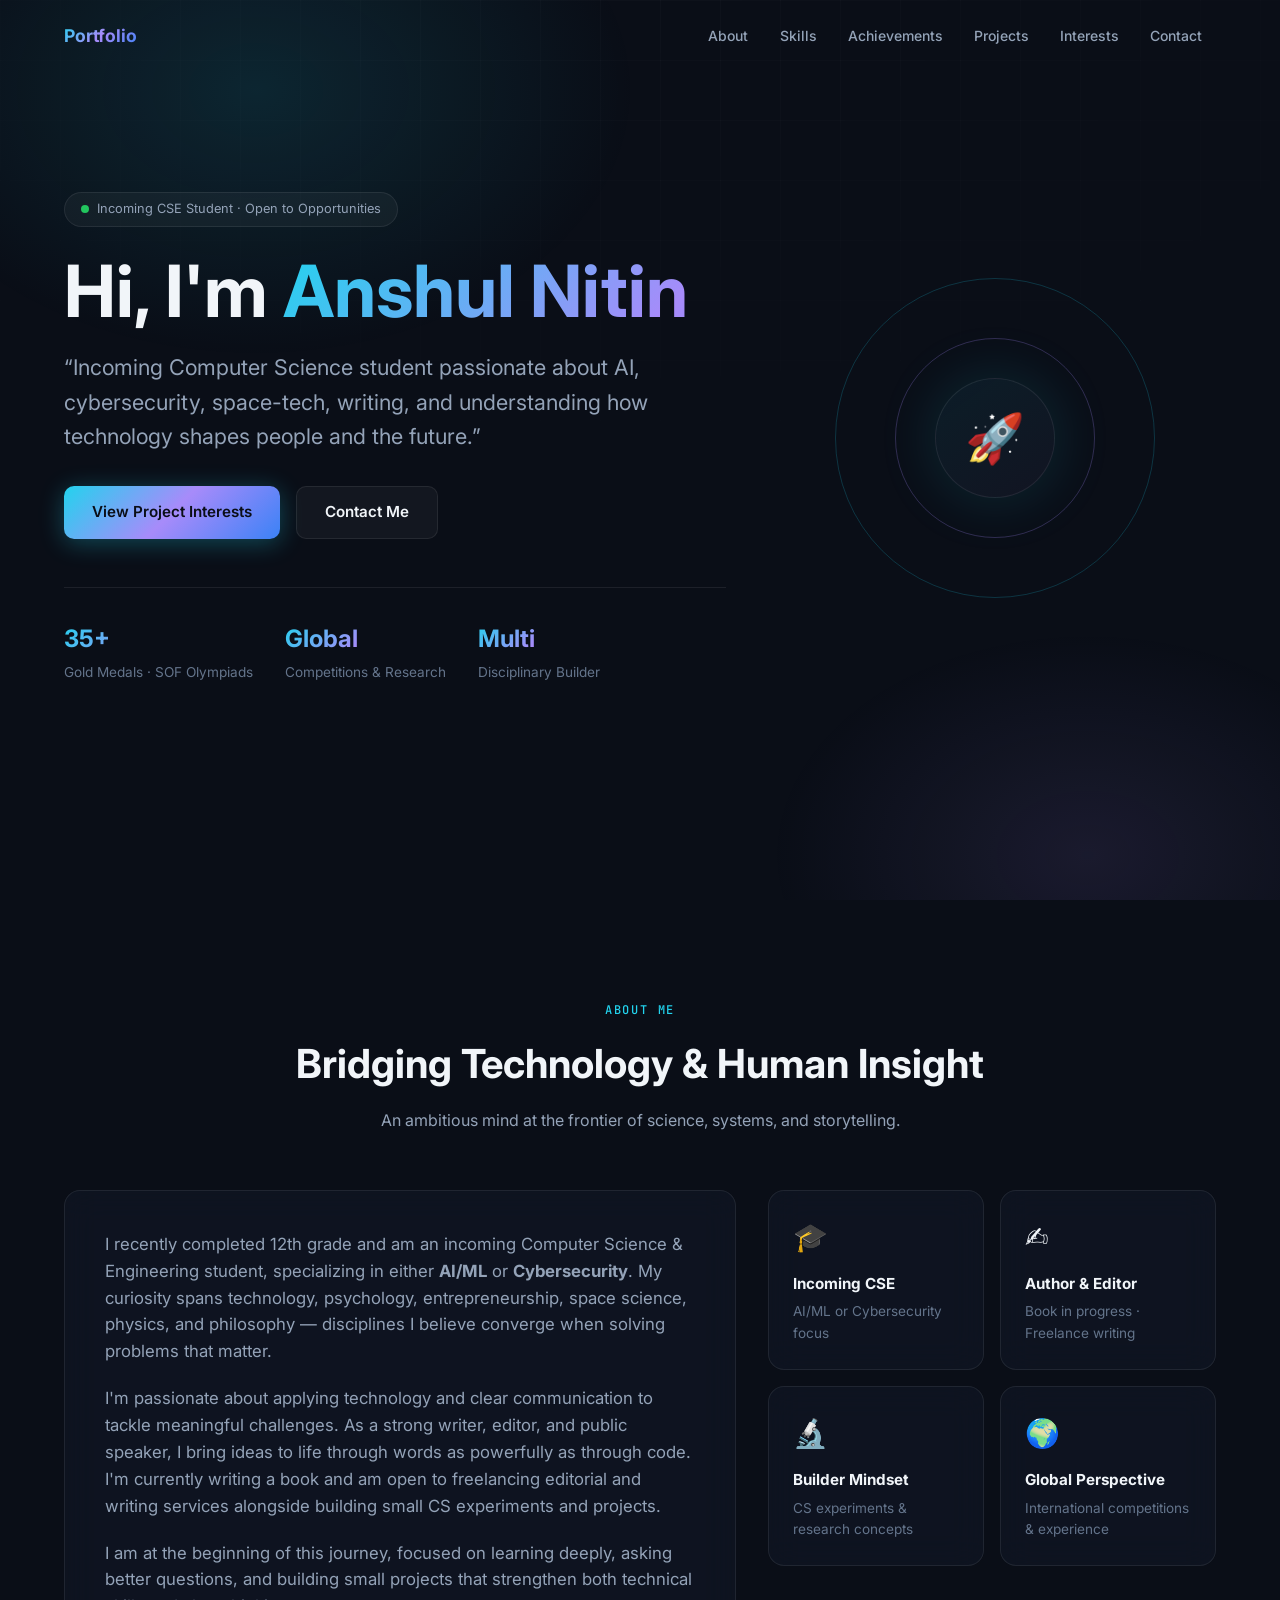
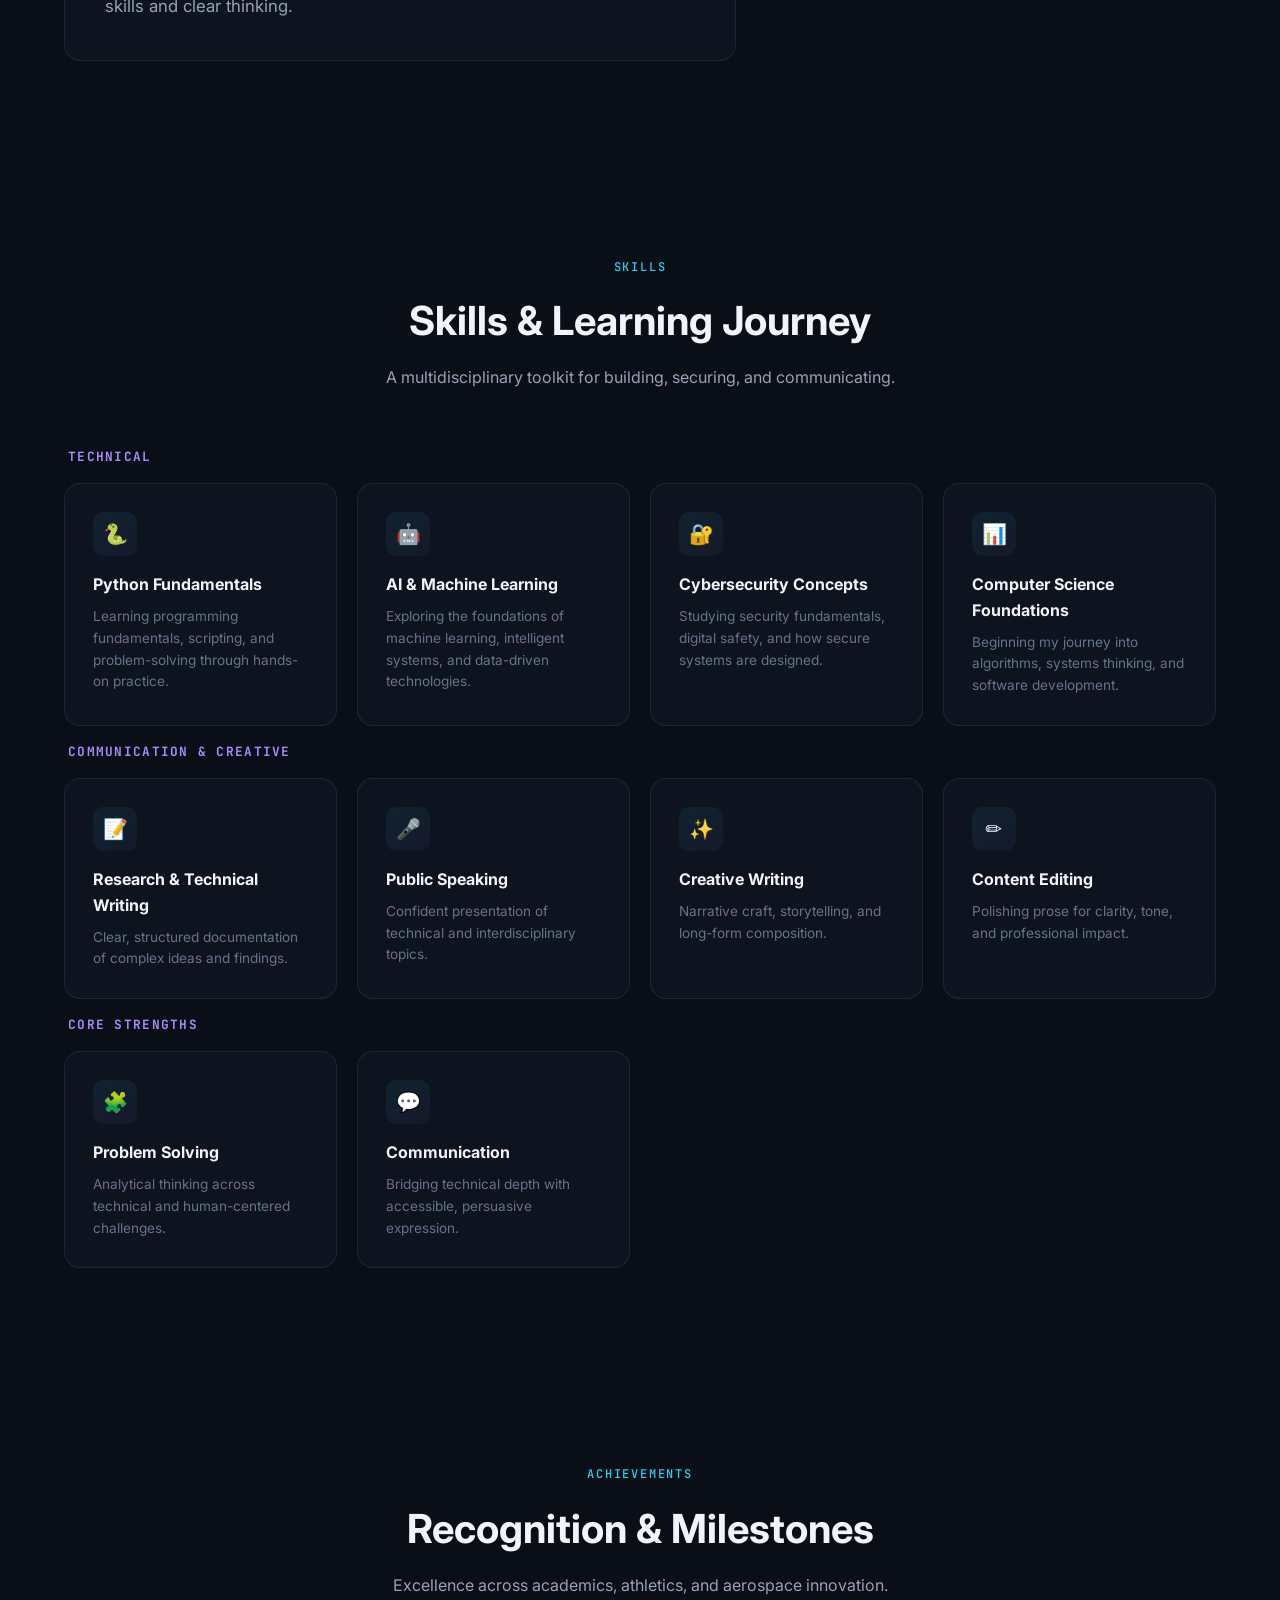
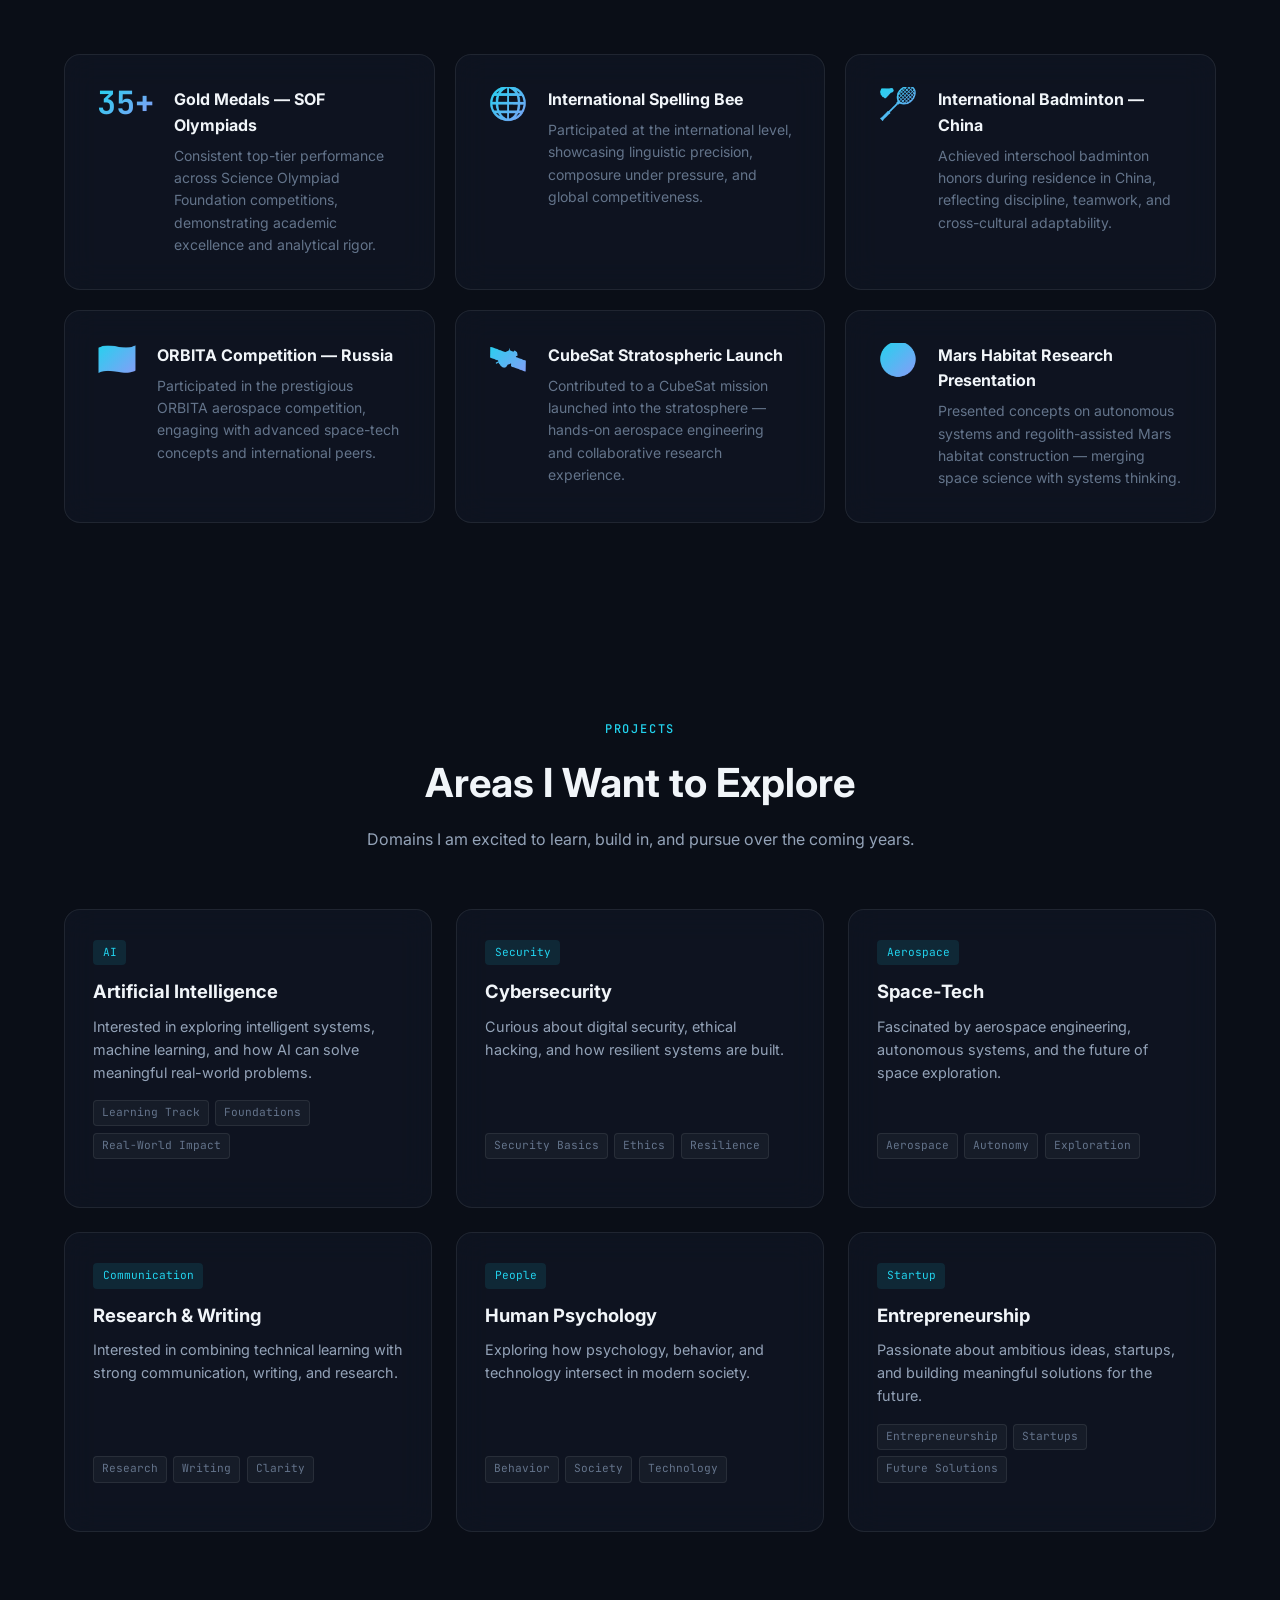
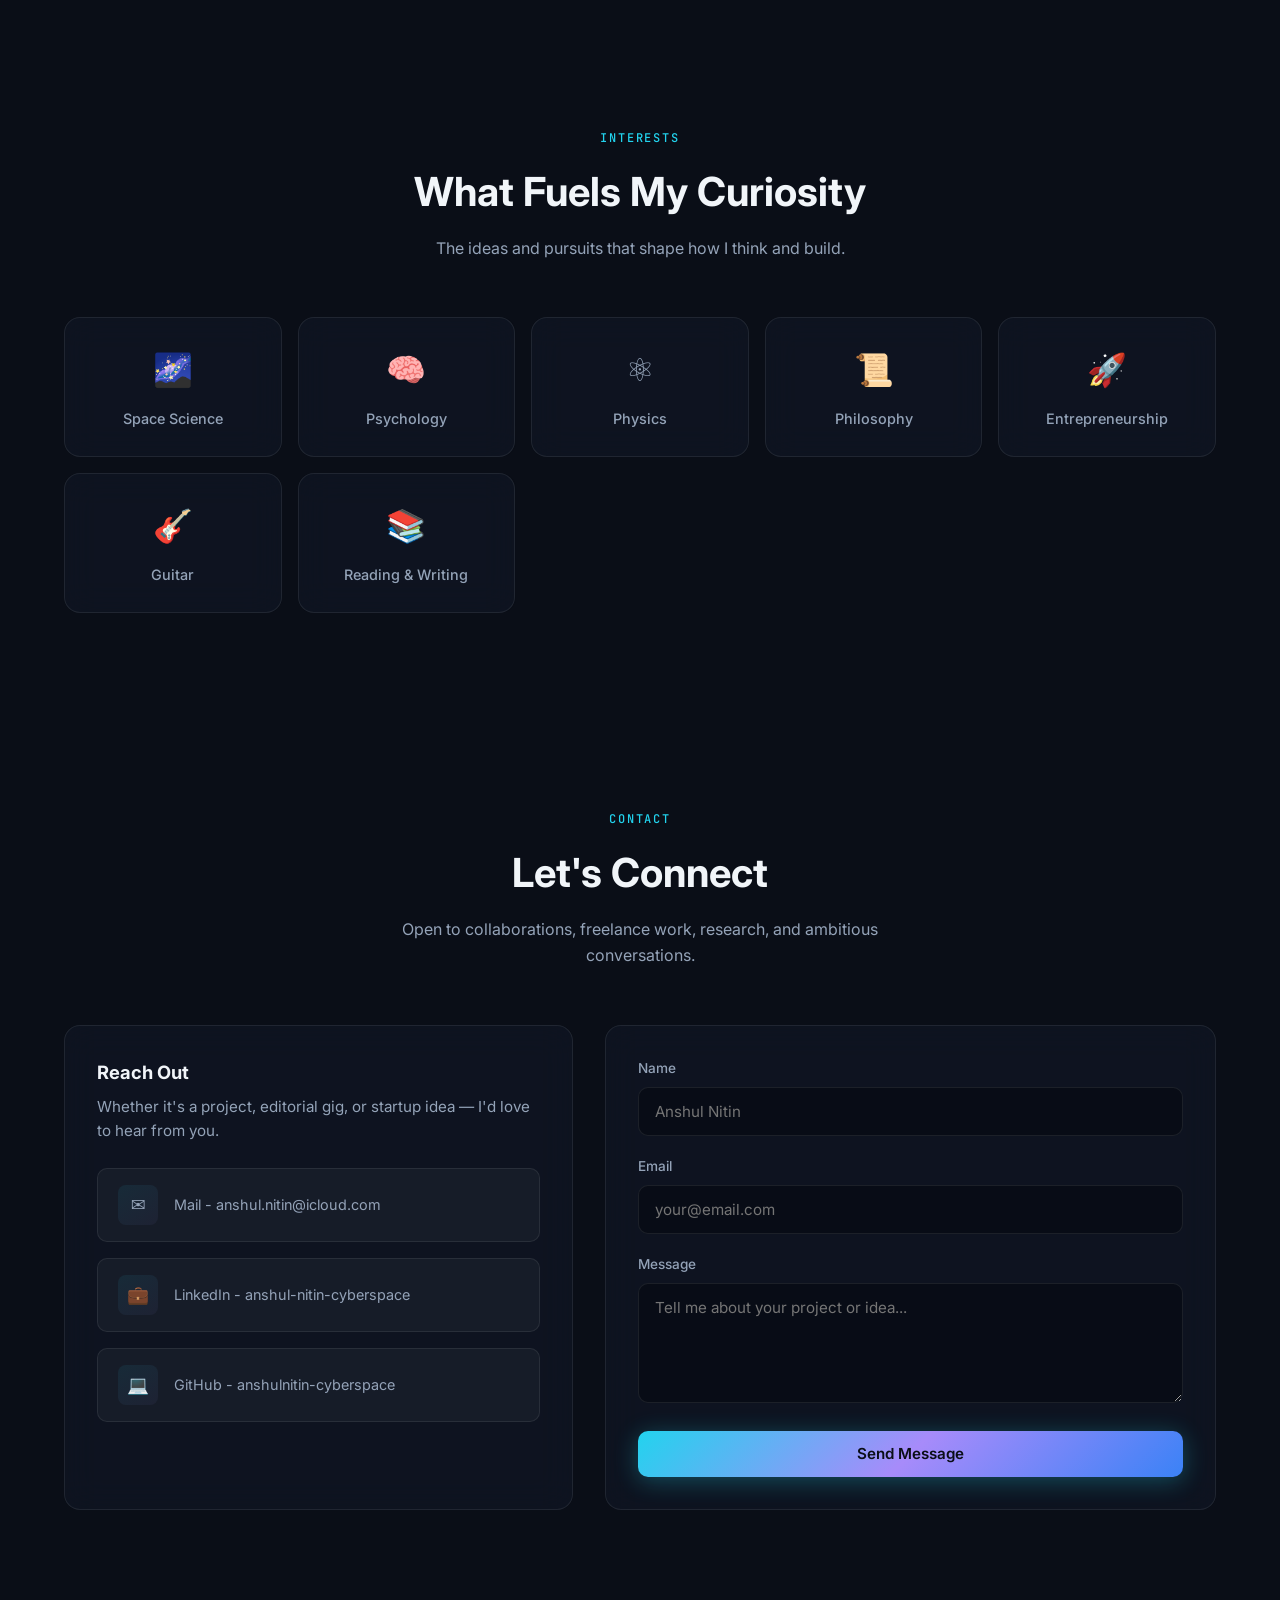
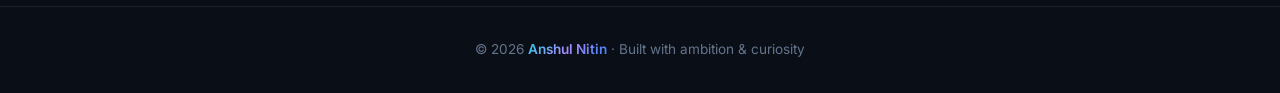
<file: index.html>
<!DOCTYPE html>
<html lang="en">
<head>
  <meta charset="UTF-8">
  <meta name="viewport" content="width=device-width, initial-scale=1.0">
  <meta name="description" content="Portfolio of an incoming Computer Science student exploring AI, Cybersecurity, Space-Tech, entrepreneurship, and technical writing.">
  <meta name="keywords" content="AI, Machine Learning, Cybersecurity, Space-Tech, Computer Science, Portfolio">
  <meta name="author" content="Anshul Nitin">
  <meta name="theme-color" content="#0a0e17">
  <title>Anshul Nitin | AI, Cybersecurity &amp; Space-Tech Portfolio</title>
  <link rel="icon" type="image/svg+xml" href="favicon.svg">
  <link rel="shortcut icon" href="favicon.svg">
  <link rel="apple-touch-icon" href="favicon.svg">
  <meta property="og:type" content="website">
  <meta property="og:title" content="Anshul Nitin | AI, Cybersecurity &amp; Space-Tech Portfolio">
  <meta property="og:description" content="Incoming Computer Science student passionate about AI, cybersecurity, space-tech, writing, and interdisciplinary problem solving.">
  <meta property="og:url" content="https://anshulnitin-cyberspace.github.io/personal-portfolio/">
  <meta property="og:image" content="https://anshulnitin-cyberspace.github.io/personal-portfolio/og-image.svg">
  <meta property="og:image:alt" content="Anshul Nitin portfolio preview with dark tech theme">
  <meta name="twitter:card" content="summary_large_image">
  <meta name="twitter:title" content="Anshul Nitin | AI, Cybersecurity &amp; Space-Tech Portfolio">
  <meta name="twitter:description" content="Incoming Computer Science student passionate about AI, cybersecurity, space-tech, writing, and interdisciplinary problem solving.">
  <meta name="twitter:image" content="https://anshulnitin-cyberspace.github.io/personal-portfolio/og-image.svg">
  <link rel="preconnect" href="https://fonts.googleapis.com">
  <link rel="preconnect" href="https://fonts.gstatic.com" crossorigin>
  <link href="https://fonts.googleapis.com/css2?family=Inter:wght@300;400;500;600;700&amp;family=JetBrains+Mono:wght@400;500&amp;display=swap" rel="stylesheet">
  <link rel="stylesheet" href="styles.css">
  <!-- Google tag (gtag.js) -->
  <script async src="https://www.googletagmanager.com/gtag/js?id=G-62B5TH7KDD"></script>
  <script>
    window.dataLayer = window.dataLayer || [];
    function gtag() { dataLayer.push(arguments); }
    gtag('js', new Date());

    gtag('config', 'G-62B5TH7KDD');
  </script>
</head>
<body>
  <div class="bg-mesh" aria-hidden="true"></div>
  <div class="grid-overlay" aria-hidden="true"></div>

  <nav id="navbar" role="navigation" aria-label="Main navigation">
    <div class="nav-inner container">
      <a href="#hero" class="logo">Portfolio</a>
      <button class="nav-toggle" id="navToggle" aria-label="Toggle menu" aria-expanded="false">
        <span></span><span></span><span></span>
      </button>
      <ul class="nav-links" id="navLinks">
        <li><a href="#about">About</a></li>
        <li><a href="#skills">Skills</a></li>
        <li><a href="#achievements">Achievements</a></li>
        <li><a href="#projects">Projects</a></li>
        <li><a href="#interests">Interests</a></li>
        <li><a href="#contact">Contact</a></li>
      </ul>
    </div>
  </nav>

  <main>
    <!-- Hero -->
    <section id="hero" aria-labelledby="hero-heading">
      <div class="container">
        <div class="hero-content">
          <div class="hero-text">
            <div class="hero-badge">
              <span class="dot" aria-hidden="true"></span>
              Incoming CSE Student · Open to Opportunities
            </div>
            <h1 id="hero-heading" class="hero-title">
              Hi, I'm <span class="gradient-text">Anshul Nitin</span>
            </h1>
            <p class="hero-tagline">
              “Incoming Computer Science student passionate about AI, cybersecurity, space-tech, writing, and understanding how technology shapes people and the future.”
            </p>
            <div class="hero-cta">
              <a href="#projects" class="btn btn-primary">View Project Interests</a>
              <a href="#contact" class="btn btn-secondary">Contact Me</a>
            </div>
            <div class="hero-stats">
              <div class="stat-item">
                <strong>35+</strong>
                <span>Gold Medals · SOF Olympiads</span>
              </div>
              <div class="stat-item">
                <strong>Global</strong>
                <span>Competitions &amp; Research</span>
              </div>
              <div class="stat-item">
                <strong>Multi</strong>
                <span>Disciplinary Builder</span>
              </div>
            </div>
          </div>
          <div class="hero-visual" aria-hidden="true">
            <div class="hero-orbit">
              <div class="orbit-ring"></div>
              <div class="orbit-ring"></div>
              <div class="orbit-core">🚀</div>
            </div>
          </div>
        </div>
      </div>
    </section>

    <!-- About -->
    <section id="about" aria-labelledby="about-heading">
      <div class="container">
        <header class="section-header reveal">
          <span class="section-label">About Me</span>
          <h2 id="about-heading" class="section-title">Bridging Technology &amp; Human Insight</h2>
          <p class="section-subtitle">An ambitious mind at the frontier of science, systems, and storytelling.</p>
        </header>
        <div class="about-grid">
          <article class="about-content glass reveal">
            <p>
              I recently completed 12th grade and am an incoming Computer Science &amp; Engineering student, specializing in either <strong>AI/ML</strong> or <strong>Cybersecurity</strong>. My curiosity spans technology, psychology, entrepreneurship, space science, physics, and philosophy — disciplines I believe converge when solving problems that matter.
            </p>
            <p>
              I'm passionate about applying technology and clear communication to tackle meaningful challenges. As a strong writer, editor, and public speaker, I bring ideas to life through words as powerfully as through code. I'm currently writing a book and am open to freelancing editorial and writing services alongside building small CS experiments and projects.
            </p>
            <p>
              I am at the beginning of this journey, focused on learning deeply, asking better questions, and building small projects that strengthen both technical skills and clear thinking.
            </p>
          </article>
          <div class="about-highlights">
            <div class="highlight-card glass reveal">
              <div class="highlight-icon">🎓</div>
              <h4>Incoming CSE</h4>
              <p>AI/ML or Cybersecurity focus</p>
            </div>
            <div class="highlight-card glass reveal">
              <div class="highlight-icon">✍️</div>
              <h4>Author &amp; Editor</h4>
              <p>Book in progress · Freelance writing</p>
            </div>
            <div class="highlight-card glass reveal">
              <div class="highlight-icon">🔬</div>
              <h4>Builder Mindset</h4>
              <p>CS experiments &amp; research concepts</p>
            </div>
            <div class="highlight-card glass reveal">
              <div class="highlight-icon">🌍</div>
              <h4>Global Perspective</h4>
              <p>International competitions &amp; experience</p>
            </div>
          </div>
        </div>
      </div>
    </section>

    <!-- Skills -->
    <section id="skills" aria-labelledby="skills-heading">
      <div class="container">
        <header class="section-header reveal">
          <span class="section-label">Skills</span>
          <h2 id="skills-heading" class="section-title">Skills &amp; Learning Journey</h2>
          <p class="section-subtitle">A multidisciplinary toolkit for building, securing, and communicating.</p>
        </header>

        <div class="skill-category reveal">
          <h3 class="category-title">Technical</h3>
          <div class="skills-grid">
            <div class="skill-card glass">
              <div class="skill-icon">🐍</div>
              <h3>Python Fundamentals</h3>
              <p>Learning programming fundamentals, scripting, and problem-solving through hands-on practice.</p>
            </div>
            <div class="skill-card glass">
              <div class="skill-icon">🤖</div>
              <h3>AI &amp; Machine Learning</h3>
              <p>Exploring the foundations of machine learning, intelligent systems, and data-driven technologies.</p>
            </div>
            <div class="skill-card glass">
              <div class="skill-icon">🔐</div>
              <h3>Cybersecurity Concepts</h3>
              <p>Studying security fundamentals, digital safety, and how secure systems are designed.</p>
            </div>
            <div class="skill-card glass">
              <div class="skill-icon">📊</div>
              <h3>Computer Science Foundations</h3>
              <p>Beginning my journey into algorithms, systems thinking, and software development.</p>
            </div>
          </div>
        </div>

        <div class="skill-category reveal">
          <h3 class="category-title">Communication &amp; Creative</h3>
          <div class="skills-grid">
            <div class="skill-card glass">
              <div class="skill-icon">📝</div>
              <h3>Research &amp; Technical Writing</h3>
              <p>Clear, structured documentation of complex ideas and findings.</p>
            </div>
            <div class="skill-card glass">
              <div class="skill-icon">🎤</div>
              <h3>Public Speaking</h3>
              <p>Confident presentation of technical and interdisciplinary topics.</p>
            </div>
            <div class="skill-card glass">
              <div class="skill-icon">✨</div>
              <h3>Creative Writing</h3>
              <p>Narrative craft, storytelling, and long-form composition.</p>
            </div>
            <div class="skill-card glass">
              <div class="skill-icon">✏️</div>
              <h3>Content Editing</h3>
              <p>Polishing prose for clarity, tone, and professional impact.</p>
            </div>
          </div>
        </div>

        <div class="skill-category reveal">
          <h3 class="category-title">Core Strengths</h3>
          <div class="skills-grid">
            <div class="skill-card glass">
              <div class="skill-icon">🧩</div>
              <h3>Problem Solving</h3>
              <p>Analytical thinking across technical and human-centered challenges.</p>
            </div>
            <div class="skill-card glass">
              <div class="skill-icon">💬</div>
              <h3>Communication</h3>
              <p>Bridging technical depth with accessible, persuasive expression.</p>
            </div>
          </div>
        </div>
      </div>
    </section>

    <!-- Achievements -->
    <section id="achievements" aria-labelledby="achievements-heading">
      <div class="container">
        <header class="section-header reveal">
          <span class="section-label">Achievements</span>
          <h2 id="achievements-heading" class="section-title">Recognition &amp; Milestones</h2>
          <p class="section-subtitle">Excellence across academics, athletics, and aerospace innovation.</p>
        </header>
        <div class="achievements-grid">
          <article class="achievement-card glass reveal">
            <span class="achievement-number">35+</span>
            <div>
              <h3>Gold Medals — SOF Olympiads</h3>
              <p>Consistent top-tier performance across Science Olympiad Foundation competitions, demonstrating academic excellence and analytical rigor.</p>
            </div>
          </article>
          <article class="achievement-card glass reveal">
            <span class="achievement-number">🌐</span>
            <div>
              <h3>International Spelling Bee</h3>
              <p>Participated at the international level, showcasing linguistic precision, composure under pressure, and global competitiveness.</p>
            </div>
          </article>
          <article class="achievement-card glass reveal">
            <span class="achievement-number">🏸</span>
            <div>
              <h3>International Badminton — China</h3>
              <p>Achieved interschool badminton honors during residence in China, reflecting discipline, teamwork, and cross-cultural adaptability.</p>
            </div>
          </article>
          <article class="achievement-card glass reveal">
            <span class="achievement-number">🇷🇺</span>
            <div>
              <h3>ORBITA Competition — Russia</h3>
              <p>Participated in the prestigious ORBITA aerospace competition, engaging with advanced space-tech concepts and international peers.</p>
            </div>
          </article>
          <article class="achievement-card glass reveal">
            <span class="achievement-number">🛰️</span>
            <div>
              <h3>CubeSat Stratospheric Launch</h3>
              <p>Contributed to a CubeSat mission launched into the stratosphere — hands-on aerospace engineering and collaborative research experience.</p>
            </div>
          </article>
          <article class="achievement-card glass reveal">
            <span class="achievement-number">🔴</span>
            <div>
              <h3>Mars Habitat Research Presentation</h3>
              <p>Presented concepts on autonomous systems and regolith-assisted Mars habitat construction — merging space science with systems thinking.</p>
            </div>
          </article>
        </div>
      </div>
    </section>

    <!-- Projects -->
    <section id="projects" aria-labelledby="projects-heading">
      <div class="container">
        <header class="section-header reveal">
          <span class="section-label">Projects</span>
          <h2 id="projects-heading" class="section-title">Areas I Want to Explore</h2>
          <p class="section-subtitle">Domains I am excited to learn, build in, and pursue over the coming years.</p>
        </header>
        <div class="projects-grid">
          <article class="project-card glass reveal">
            <div class="project-header">
              <span class="project-tag">AI</span>
              <h3>Artificial Intelligence</h3>
            </div>
            <div class="project-body">
              <p>Interested in exploring intelligent systems, machine learning, and how AI can solve meaningful real-world problems.</p>
              <div class="tech-stack">
                <span class="tech-tag">Learning Track</span>
                <span class="tech-tag">Foundations</span>
                <span class="tech-tag">Real-World Impact</span>
              </div>
            </div>
          </article>

          <article class="project-card glass reveal">
            <div class="project-header">
              <span class="project-tag">Security</span>
              <h3>Cybersecurity</h3>
            </div>
            <div class="project-body">
              <p>Curious about digital security, ethical hacking, and how resilient systems are built.</p>
              <div class="tech-stack">
                <span class="tech-tag">Security Basics</span>
                <span class="tech-tag">Ethics</span>
                <span class="tech-tag">Resilience</span>
              </div>
            </div>
          </article>

          <article class="project-card glass reveal">
            <div class="project-header">
              <span class="project-tag">Aerospace</span>
              <h3>Space-Tech</h3>
            </div>
            <div class="project-body">
              <p>Fascinated by aerospace engineering, autonomous systems, and the future of space exploration.</p>
              <div class="tech-stack">
                <span class="tech-tag">Aerospace</span>
                <span class="tech-tag">Autonomy</span>
                <span class="tech-tag">Exploration</span>
              </div>
            </div>
          </article>

          <article class="project-card glass reveal">
            <div class="project-header">
              <span class="project-tag">Communication</span>
              <h3>Research &amp; Writing</h3>
            </div>
            <div class="project-body">
              <p>Interested in combining technical learning with strong communication, writing, and research.</p>
              <div class="tech-stack">
                <span class="tech-tag">Research</span>
                <span class="tech-tag">Writing</span>
                <span class="tech-tag">Clarity</span>
              </div>
            </div>
          </article>

          <article class="project-card glass reveal">
            <div class="project-header">
              <span class="project-tag">People</span>
              <h3>Human Psychology</h3>
            </div>
            <div class="project-body">
              <p>Exploring how psychology, behavior, and technology intersect in modern society.</p>
              <div class="tech-stack">
                <span class="tech-tag">Behavior</span>
                <span class="tech-tag">Society</span>
                <span class="tech-tag">Technology</span>
              </div>
            </div>
          </article>

          <article class="project-card glass reveal">
            <div class="project-header">
              <span class="project-tag">Startup</span>
              <h3>Entrepreneurship</h3>
            </div>
            <div class="project-body">
              <p>Passionate about ambitious ideas, startups, and building meaningful solutions for the future.</p>
              <div class="tech-stack">
                <span class="tech-tag">Entrepreneurship</span>
                <span class="tech-tag">Startups</span>
                <span class="tech-tag">Future Solutions</span>
              </div>
            </div>
          </article>
        </div>
      </div>
    </section>

    <!-- Interests -->
    <section id="interests" aria-labelledby="interests-heading">
      <div class="container">
        <header class="section-header reveal">
          <span class="section-label">Interests</span>
          <h2 id="interests-heading" class="section-title">What Fuels My Curiosity</h2>
          <p class="section-subtitle">The ideas and pursuits that shape how I think and build.</p>
        </header>
        <div class="interests-grid">
          <div class="interest-pill glass reveal"><span class="icon">🌌</span><span>Space Science</span></div>
          <div class="interest-pill glass reveal"><span class="icon">🧠</span><span>Psychology</span></div>
          <div class="interest-pill glass reveal"><span class="icon">⚛️</span><span>Physics</span></div>
          <div class="interest-pill glass reveal"><span class="icon">📜</span><span>Philosophy</span></div>
          <div class="interest-pill glass reveal"><span class="icon">🚀</span><span>Entrepreneurship</span></div>
          <div class="interest-pill glass reveal"><span class="icon">🎸</span><span>Guitar</span></div>
          <div class="interest-pill glass reveal"><span class="icon">📚</span><span>Reading &amp; Writing</span></div>
        </div>
      </div>
    </section>

    <!-- Contact -->
    <section id="contact" aria-labelledby="contact-heading">
      <div class="container">
        <header class="section-header reveal">
          <span class="section-label">Contact</span>
          <h2 id="contact-heading" class="section-title">Let's Connect</h2>
          <p class="section-subtitle">Open to collaborations, freelance work, research, and ambitious conversations.</p>
        </header>
        <div class="contact-grid">
          <div class="contact-info glass reveal">
            <h3 style="font-size:1.15rem; margin-bottom:0.5rem;">Reach Out</h3>
            <p style="color:var(--text-secondary); font-size:0.95rem;">Whether it's a project, editorial gig, or startup idea — I'd love to hear from you.</p>
            <div class="contact-links">
              <a href="mailto:anshul.nitin@icloud.com" class="contact-link">
                <span class="icon-box">✉️</span>
                <span>Mail - anshul.nitin@icloud.com</span>
              </a>
              <a href="https://www.linkedin.com/in/anshul-nitin-cyberspace/" target="_blank" rel="noopener noreferrer" class="contact-link">
                <span class="icon-box">💼</span>
                <span>LinkedIn - anshul-nitin-cyberspace</span>
              </a>
              <a href="https://github.com/anshulnitin-cyberspace" target="_blank" rel="noopener noreferrer" class="contact-link">
                <span class="icon-box">💻</span>
                <span>GitHub - anshulnitin-cyberspace</span>
              </a>
            </div>
          </div>
          <form class="contact-form glass reveal" id="contactForm" action="https://api.web3forms.com/submit" method="POST" aria-label="Contact form">
            <input type="hidden" name="access_key" value="63dbb5c1-bb45-484e-bdd6-84c9a44b7061">
            <input type="hidden" name="subject" value="New portfolio message">
            <input type="hidden" name="from_name" value="Portfolio Contact Form">
            <div class="form-group">
              <label for="name">Name</label>
              <input type="text" id="name" name="name" placeholder="Anshul Nitin" required autocomplete="name">
            </div>
            <div class="form-group">
              <label for="email">Email</label>
              <input type="email" id="email" name="email" placeholder="your@email.com" required autocomplete="email">
            </div>
            <div class="form-group">
              <label for="message">Message</label>
              <textarea id="message" name="message" placeholder="Tell me about your project or idea..." required></textarea>
            </div>
            <button type="submit" class="btn btn-primary" style="width:100%;">Send Message</button>
          </form>
        </div>
      </div>
    </section>
  </main>

  <footer>
    <div class="container">
      <p>© 2026 <span class="gradient-text">Anshul Nitin</span> · Built with ambition &amp; curiosity</p>
    </div>
  </footer>

  <script src="script.js"></script>
</body>
</html>
</file>
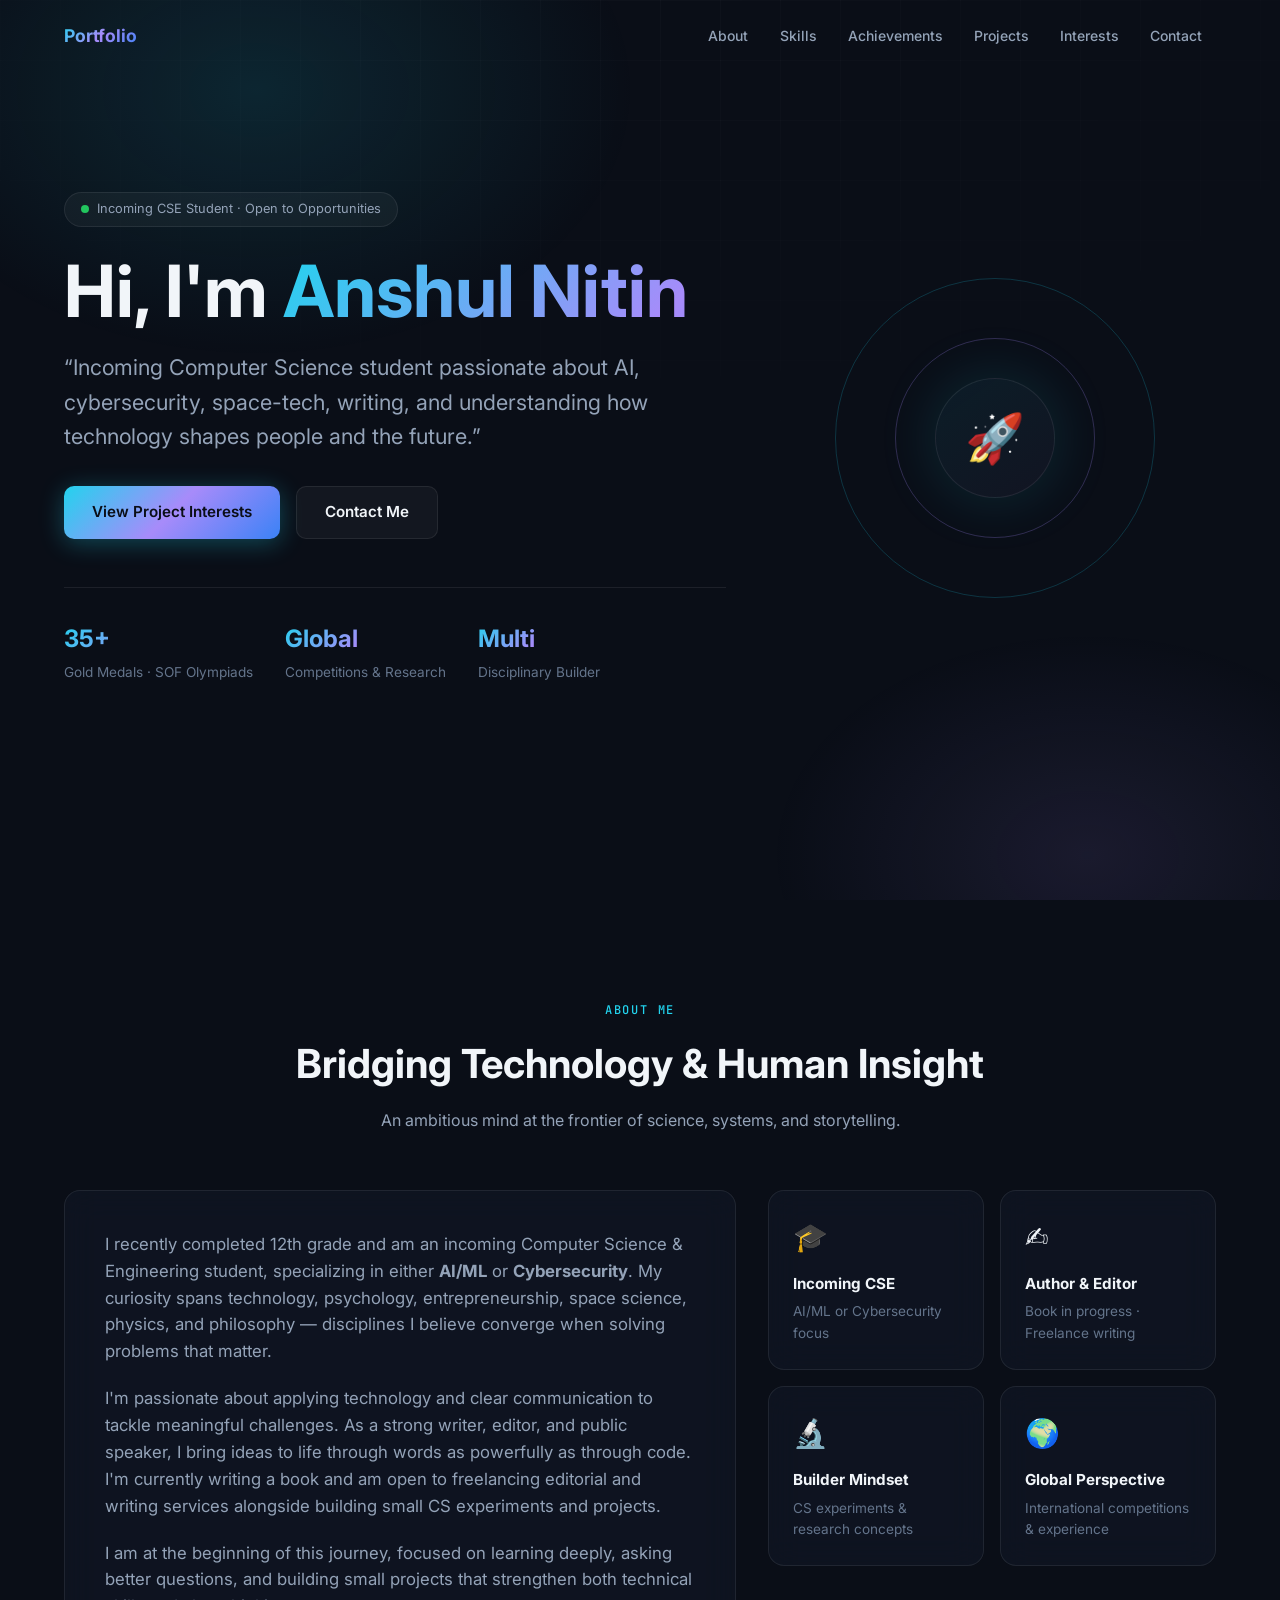
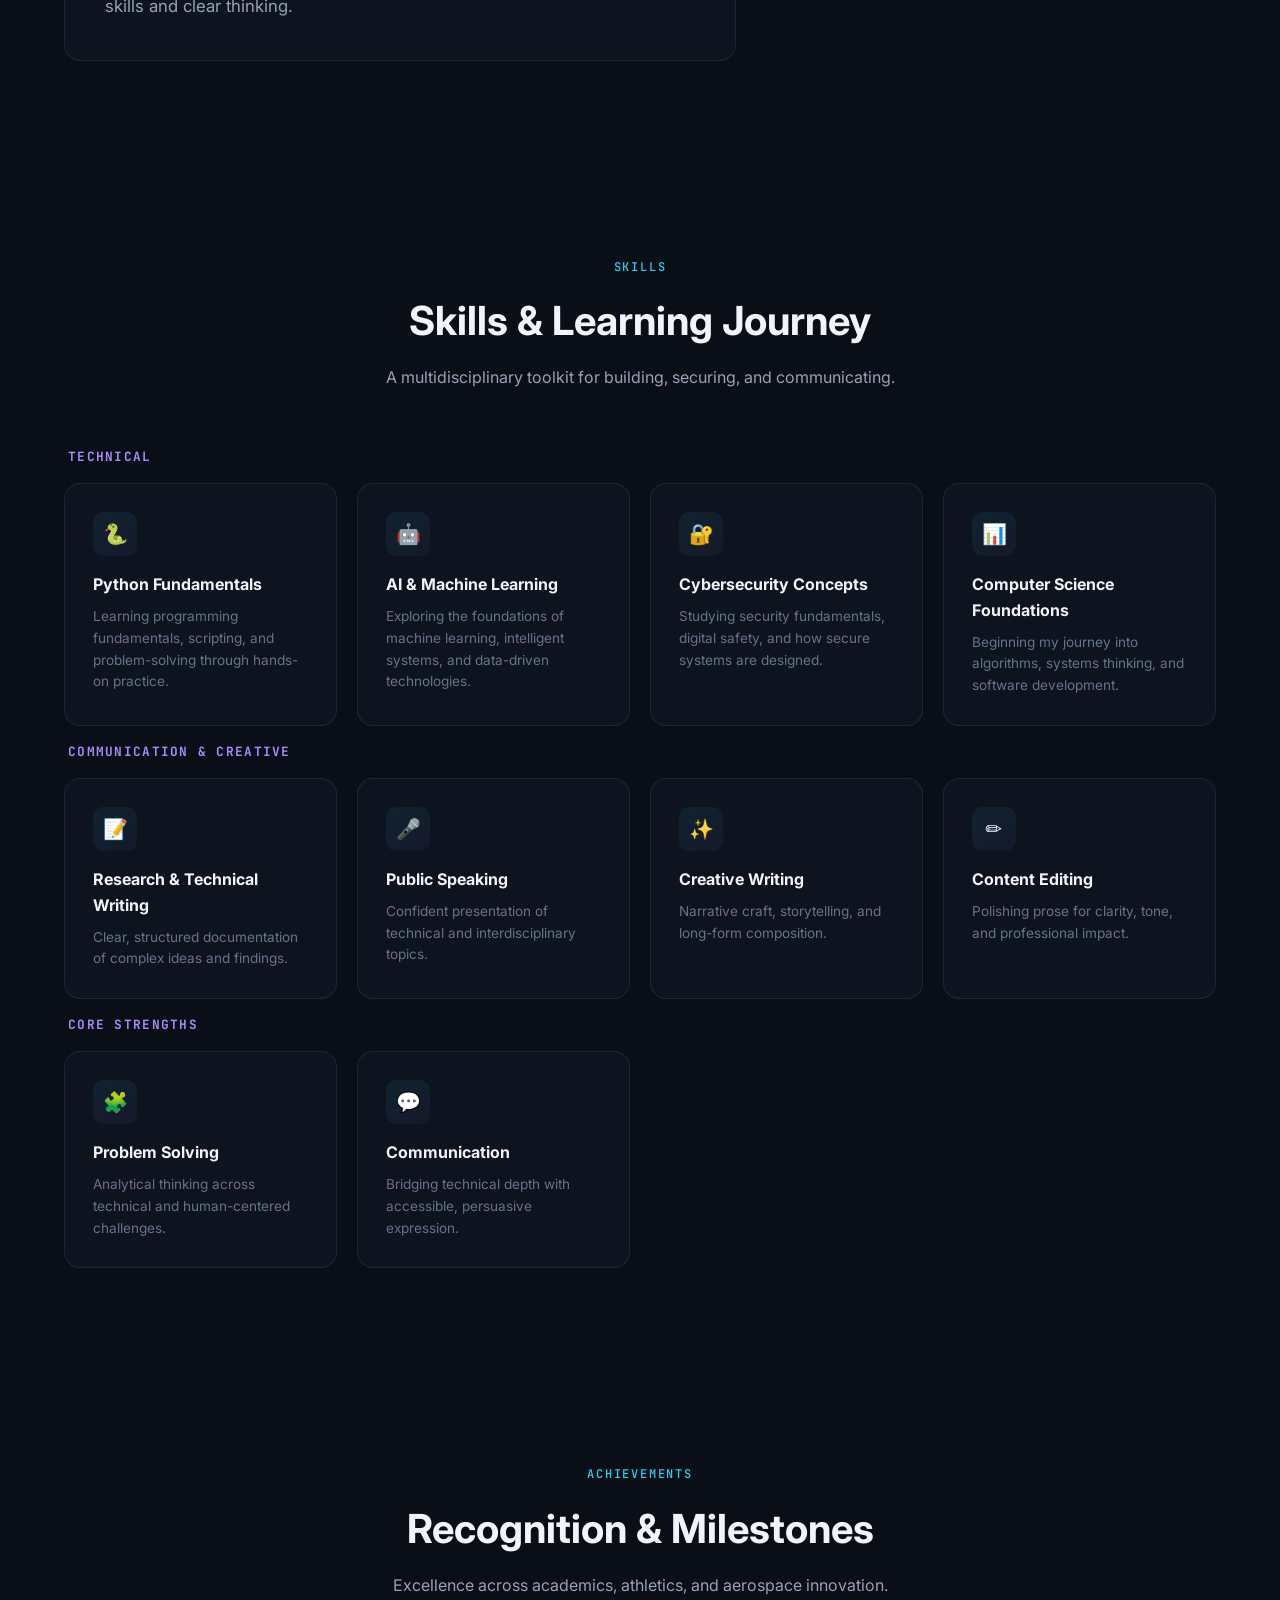
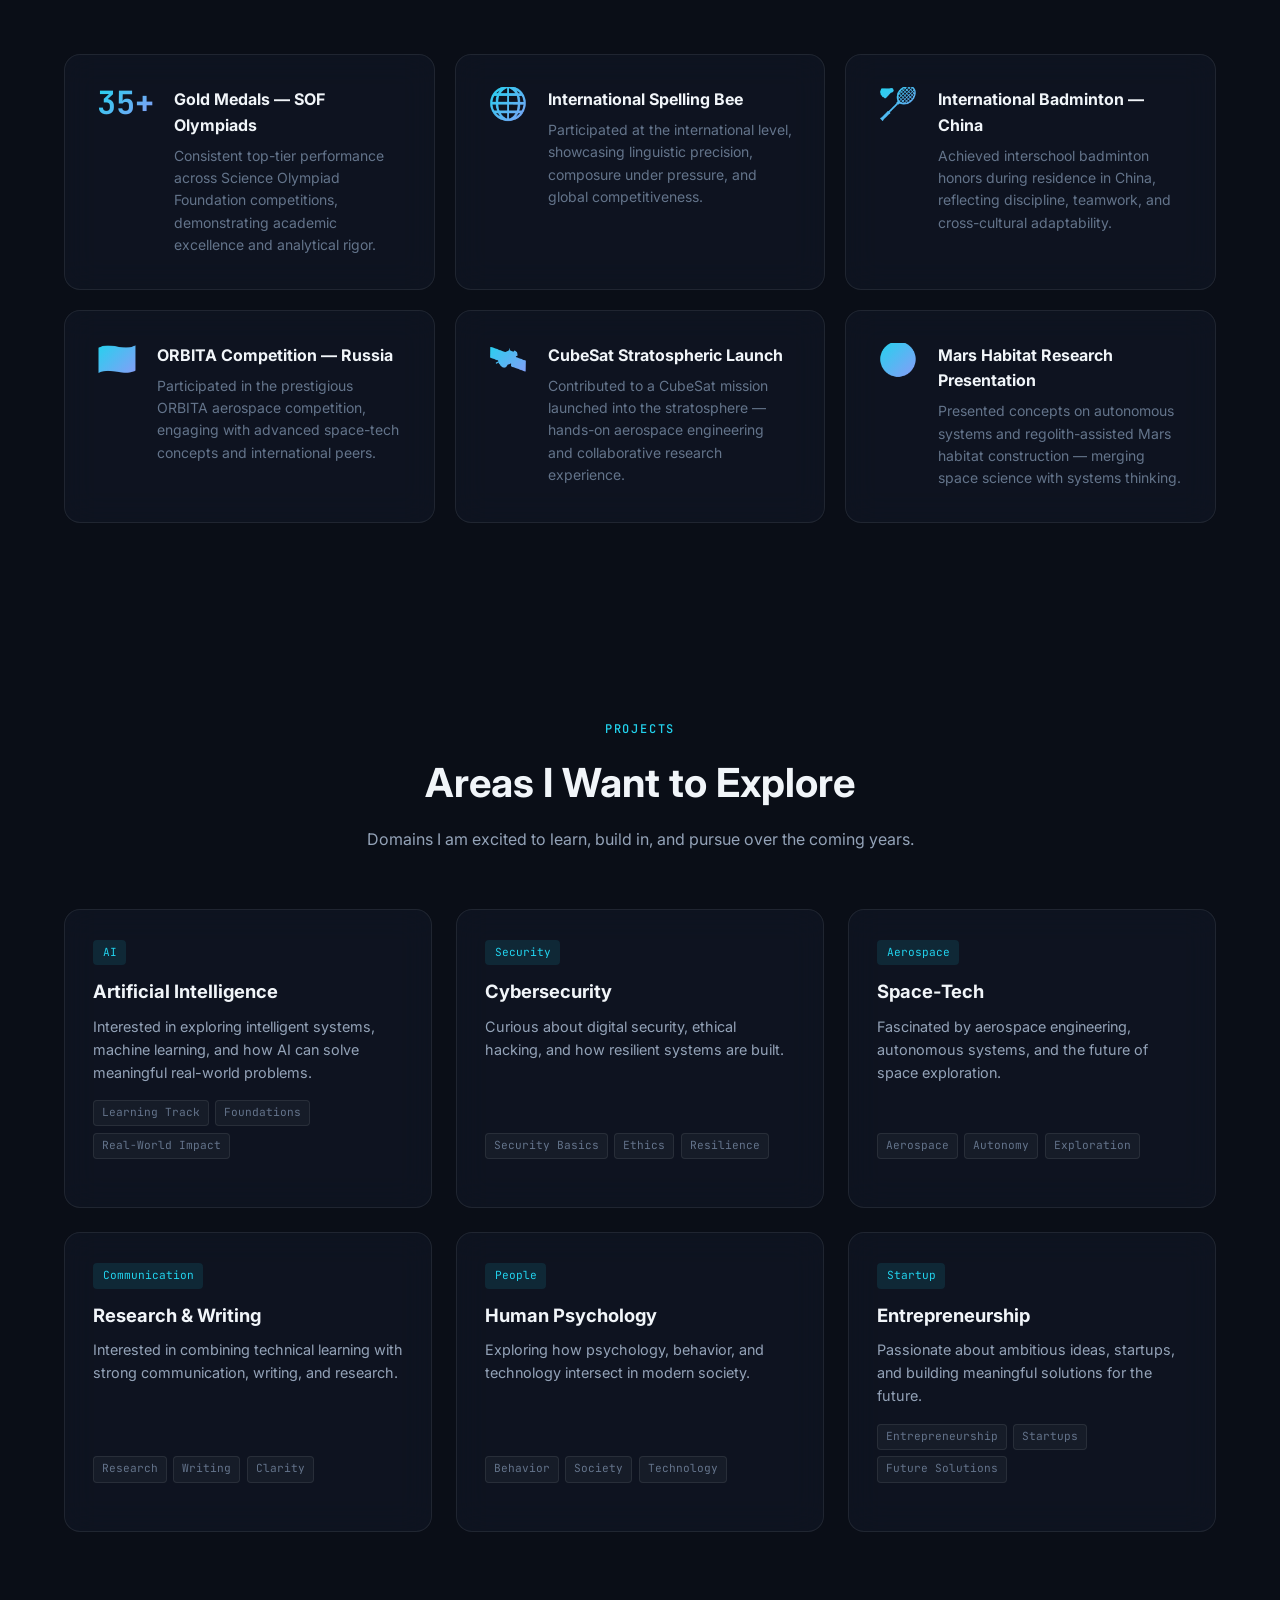
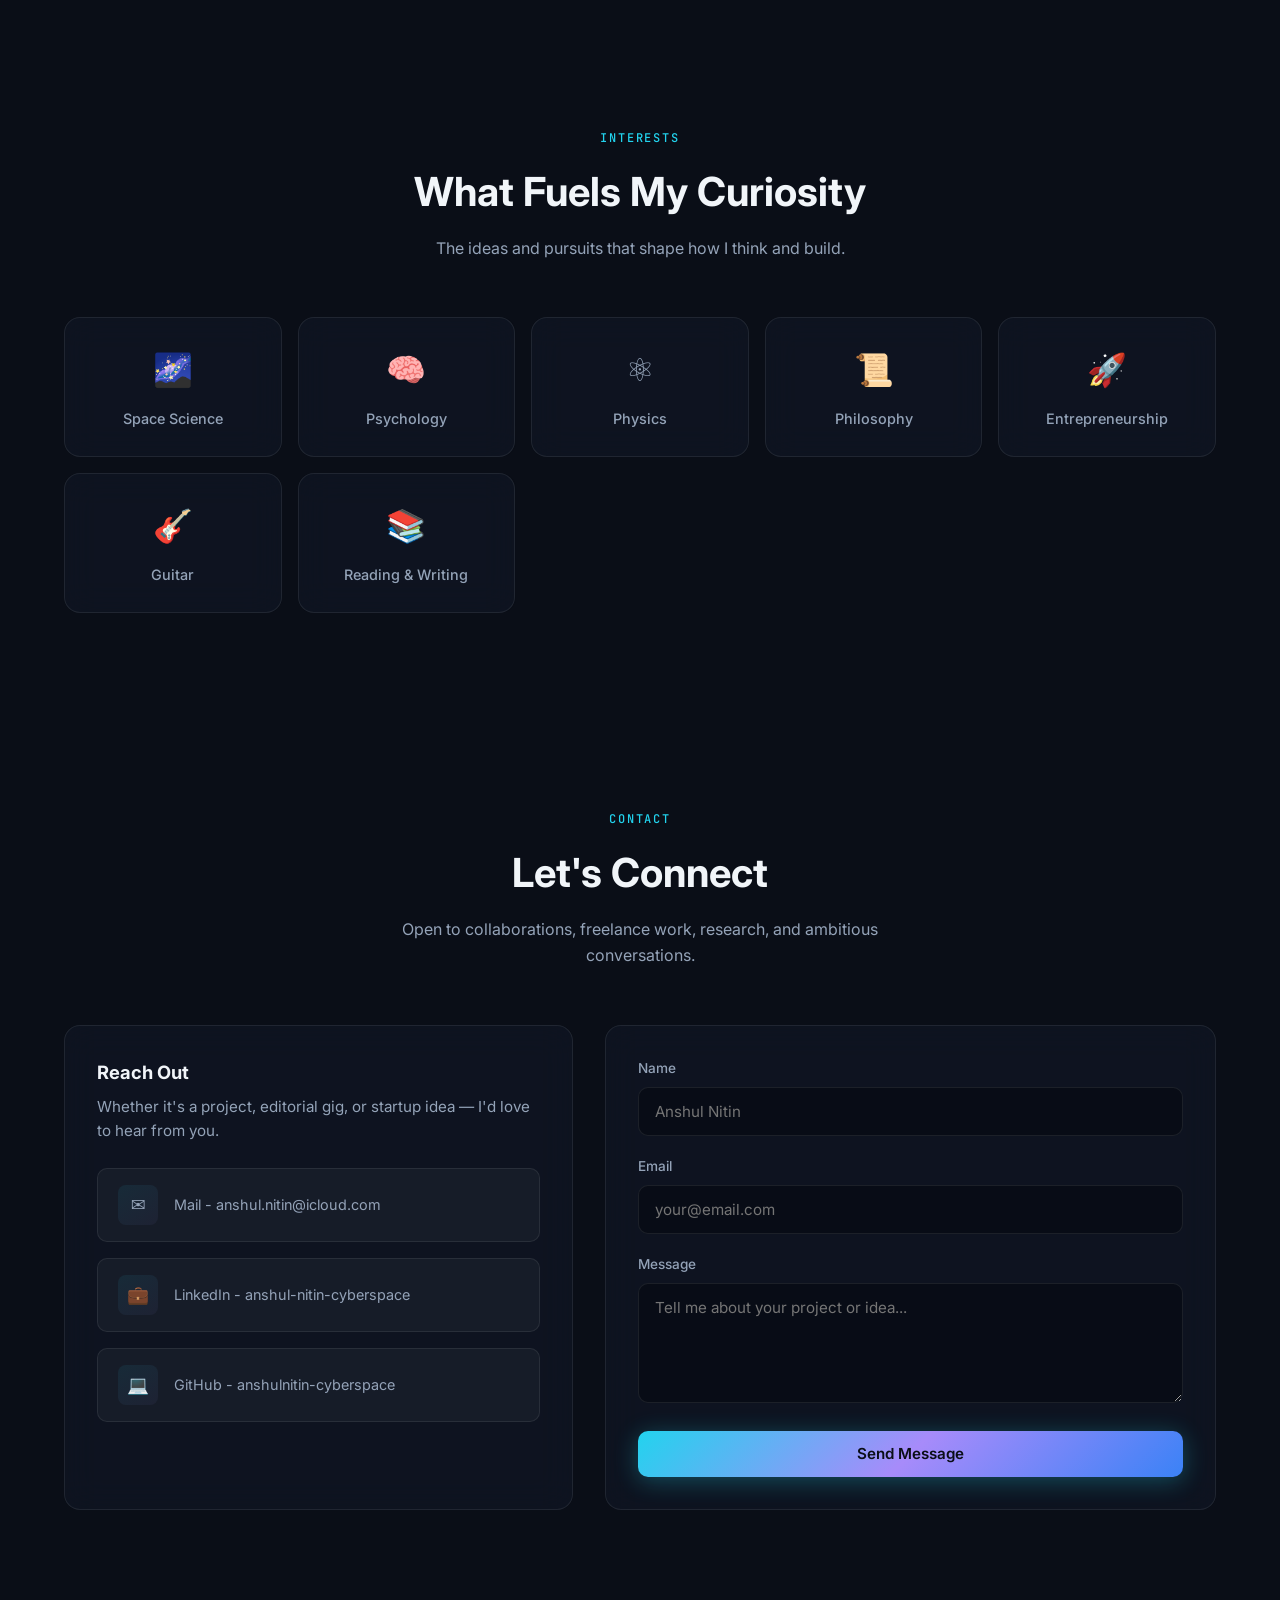
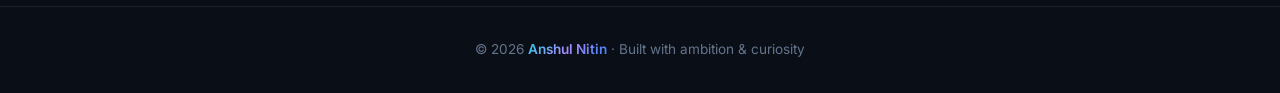
<file: portfolio.html>
<!DOCTYPE html>
<html lang="en">
<head>
  <meta charset="UTF-8">
  <meta name="viewport" content="width=device-width, initial-scale=1.0">
  <meta name="description" content="Portfolio of an incoming Computer Science student exploring AI, Cybersecurity, Space-Tech, entrepreneurship, and technical writing.">
  <meta name="keywords" content="AI, Machine Learning, Cybersecurity, Space-Tech, Computer Science, Portfolio">
  <meta name="author" content="Anshul Nitin">
  <title>Anshul Nitin | AI, Cybersecurity & Space-Tech Portfolio</title>
  <link rel="preconnect" href="https://fonts.googleapis.com">
  <link rel="preconnect" href="https://fonts.gstatic.com" crossorigin>
  <link href="https://fonts.googleapis.com/css2?family=Inter:wght@300;400;500;600;700&family=JetBrains+Mono:wght@400;500&display=swap" rel="stylesheet">
  <style>
    :root {
      --bg-primary: #0a0e17;
      --bg-secondary: #111827;
      --bg-card: rgba(17, 24, 39, 0.6);
      --glass: rgba(255, 255, 255, 0.04);
      --glass-border: rgba(255, 255, 255, 0.08);
      --accent-cyan: #22d3ee;
      --accent-purple: #a78bfa;
      --accent-blue: #3b82f6;
      --accent-pink: #f472b6;
      --text-primary: #f1f5f9;
      --text-secondary: #94a3b8;
      --text-muted: #64748b;
      --gradient-hero: linear-gradient(135deg, #22d3ee 0%, #a78bfa 50%, #3b82f6 100%);
      --gradient-card: linear-gradient(145deg, rgba(34, 211, 238, 0.08), rgba(167, 139, 250, 0.05));
      --shadow-glow: 0 0 60px rgba(34, 211, 238, 0.15);
      --nav-height: 72px;
      --radius: 16px;
      --radius-sm: 10px;
      --transition: 0.3s cubic-bezier(0.4, 0, 0.2, 1);
    }

    *, *::before, *::after {
      box-sizing: border-box;
      margin: 0;
      padding: 0;
    }

    html {
      scroll-behavior: smooth;
      scroll-padding-top: var(--nav-height);
    }

    body {
      font-family: 'Inter', system-ui, -apple-system, sans-serif;
      background: var(--bg-primary);
      color: var(--text-primary);
      line-height: 1.6;
      overflow-x: hidden;
    }

    /* Ambient background */
    .bg-mesh {
      position: fixed;
      inset: 0;
      z-index: -1;
      overflow: hidden;
      pointer-events: none;
    }

    .bg-mesh::before {
      content: '';
      position: absolute;
      top: -20%;
      left: -10%;
      width: 60%;
      height: 60%;
      background: radial-gradient(ellipse, rgba(34, 211, 238, 0.12) 0%, transparent 70%);
      animation: float 20s ease-in-out infinite;
    }

    .bg-mesh::after {
      content: '';
      position: absolute;
      bottom: -20%;
      right: -10%;
      width: 50%;
      height: 50%;
      background: radial-gradient(ellipse, rgba(167, 139, 250, 0.1) 0%, transparent 70%);
      animation: float 25s ease-in-out infinite reverse;
    }

    .grid-overlay {
      position: fixed;
      inset: 0;
      z-index: -1;
      background-image:
        linear-gradient(rgba(255,255,255,0.02) 1px, transparent 1px),
        linear-gradient(90deg, rgba(255,255,255,0.02) 1px, transparent 1px);
      background-size: 60px 60px;
      mask-image: radial-gradient(ellipse 80% 60% at 50% 0%, black, transparent);
    }

    @keyframes float {
      0%, 100% { transform: translate(0, 0) scale(1); }
      50% { transform: translate(30px, -30px) scale(1.05); }
    }

    @keyframes fadeUp {
      from { opacity: 0; transform: translateY(30px); }
      to { opacity: 1; transform: translateY(0); }
    }

    @keyframes pulse-glow {
      0%, 100% { opacity: 0.5; }
      50% { opacity: 1; }
    }

    @keyframes shimmer {
      0% { background-position: -200% center; }
      100% { background-position: 200% center; }
    }

    /* Navigation */
    nav {
      position: fixed;
      top: 0;
      left: 0;
      right: 0;
      height: var(--nav-height);
      z-index: 1000;
      display: flex;
      align-items: center;
      justify-content: center;
      padding: 0 1.5rem;
      transition: var(--transition);
    }

    nav.scrolled {
      background: rgba(10, 14, 23, 0.85);
      backdrop-filter: blur(20px);
      border-bottom: 1px solid var(--glass-border);
    }

    .nav-inner {
      width: 100%;
      max-width: 1200px;
      display: flex;
      align-items: center;
      justify-content: space-between;
    }

    .logo {
      font-weight: 700;
      font-size: 1.1rem;
      background: var(--gradient-hero);
      -webkit-background-clip: text;
      -webkit-text-fill-color: transparent;
      background-clip: text;
      text-decoration: none;
    }

    .nav-links {
      display: flex;
      gap: 0.25rem;
      list-style: none;
    }

    .nav-links a {
      color: var(--text-secondary);
      text-decoration: none;
      font-size: 0.875rem;
      font-weight: 500;
      padding: 0.5rem 0.85rem;
      border-radius: var(--radius-sm);
      transition: var(--transition);
    }

    .nav-links a:hover {
      color: var(--text-primary);
      background: var(--glass);
    }

    .nav-toggle {
      display: none;
      flex-direction: column;
      gap: 5px;
      background: none;
      border: none;
      cursor: pointer;
      padding: 8px;
    }

    .nav-toggle span {
      display: block;
      width: 24px;
      height: 2px;
      background: var(--text-primary);
      border-radius: 2px;
      transition: var(--transition);
    }

    .nav-toggle.active span:nth-child(1) {
      transform: rotate(45deg) translate(5px, 5px);
    }

    .nav-toggle.active span:nth-child(2) { opacity: 0; }

    .nav-toggle.active span:nth-child(3) {
      transform: rotate(-45deg) translate(5px, -5px);
    }

    /* Layout */
    .container {
      width: 100%;
      max-width: 1200px;
      margin: 0 auto;
      padding: 0 1.5rem;
    }

    section {
      padding: 6rem 0;
    }

    .section-header {
      text-align: center;
      margin-bottom: 3.5rem;
      animation: fadeUp 0.8s ease forwards;
    }

    .section-label {
      display: inline-block;
      font-family: 'JetBrains Mono', monospace;
      font-size: 0.75rem;
      font-weight: 500;
      letter-spacing: 0.15em;
      text-transform: uppercase;
      color: var(--accent-cyan);
      margin-bottom: 0.75rem;
    }

    .section-title {
      font-size: clamp(1.75rem, 4vw, 2.5rem);
      font-weight: 700;
      margin-bottom: 0.75rem;
    }

    .section-subtitle {
      color: var(--text-secondary);
      max-width: 560px;
      margin: 0 auto;
      font-size: 1rem;
    }

    /* Glass card */
    .glass {
      background: var(--bg-card);
      backdrop-filter: blur(16px);
      border: 1px solid var(--glass-border);
      border-radius: var(--radius);
    }

    /* Hero */
    #hero {
      min-height: 100vh;
      display: flex;
      align-items: center;
      padding-top: var(--nav-height);
      position: relative;
    }

    .hero-content {
      display: grid;
      grid-template-columns: 1fr;
      gap: 3rem;
      align-items: center;
    }

    .hero-badge {
      display: inline-flex;
      align-items: center;
      gap: 0.5rem;
      padding: 0.4rem 1rem;
      background: var(--glass);
      border: 1px solid var(--glass-border);
      border-radius: 100px;
      font-size: 0.8rem;
      color: var(--text-secondary);
      margin-bottom: 1.5rem;
      animation: fadeUp 0.6s ease forwards;
    }

    .hero-badge .dot {
      width: 8px;
      height: 8px;
      background: #22c55e;
      border-radius: 50%;
      animation: pulse-glow 2s ease infinite;
    }

    .hero-title {
      font-size: clamp(2.5rem, 7vw, 4.5rem);
      font-weight: 700;
      line-height: 1.1;
      margin-bottom: 1.25rem;
      animation: fadeUp 0.7s ease 0.1s forwards;
      opacity: 0;
    }

    .hero-title .gradient-text {
      background: var(--gradient-hero);
      background-size: 200% auto;
      -webkit-background-clip: text;
      -webkit-text-fill-color: transparent;
      background-clip: text;
      animation: shimmer 6s linear infinite;
    }

    .hero-tagline {
      font-size: clamp(1.1rem, 2.5vw, 1.35rem);
      color: var(--text-secondary);
      max-width: 600px;
      margin-bottom: 2rem;
      animation: fadeUp 0.7s ease 0.2s forwards;
      opacity: 0;
    }

    .hero-cta {
      display: flex;
      flex-wrap: wrap;
      gap: 1rem;
      animation: fadeUp 0.7s ease 0.3s forwards;
      opacity: 0;
    }

    .btn {
      display: inline-flex;
      align-items: center;
      justify-content: center;
      gap: 0.5rem;
      padding: 0.85rem 1.75rem;
      font-size: 0.95rem;
      font-weight: 600;
      border-radius: var(--radius-sm);
      text-decoration: none;
      border: none;
      cursor: pointer;
      transition: var(--transition);
      font-family: inherit;
    }

    .btn-primary {
      background: var(--gradient-hero);
      color: #0a0e17;
      box-shadow: 0 4px 24px rgba(34, 211, 238, 0.3);
    }

    .btn-primary:hover {
      transform: translateY(-2px);
      box-shadow: 0 8px 32px rgba(34, 211, 238, 0.4);
    }

    .btn-secondary {
      background: var(--glass);
      color: var(--text-primary);
      border: 1px solid var(--glass-border);
    }

    .btn-secondary:hover {
      background: rgba(255, 255, 255, 0.08);
      border-color: rgba(34, 211, 238, 0.3);
      transform: translateY(-2px);
    }

    .btn-sm {
      padding: 0.5rem 1rem;
      font-size: 0.8rem;
    }

    .hero-visual {
      position: relative;
      display: none;
    }

    .hero-orbit {
      width: 100%;
      max-width: 400px;
      aspect-ratio: 1;
      margin: 0 auto;
      position: relative;
    }

    .orbit-ring {
      position: absolute;
      inset: 10%;
      border: 1px solid rgba(34, 211, 238, 0.2);
      border-radius: 50%;
      animation: spin 30s linear infinite;
    }

    .orbit-ring:nth-child(2) {
      inset: 25%;
      border-color: rgba(167, 139, 250, 0.25);
      animation-duration: 20s;
      animation-direction: reverse;
    }

    .orbit-core {
      position: absolute;
      inset: 35%;
      background: var(--gradient-card);
      border: 1px solid var(--glass-border);
      border-radius: 50%;
      display: flex;
      align-items: center;
      justify-content: center;
      font-size: 3rem;
      box-shadow: var(--shadow-glow);
    }

    @keyframes spin {
      from { transform: rotate(0deg); }
      to { transform: rotate(360deg); }
    }

    .hero-stats {
      display: flex;
      flex-wrap: wrap;
      gap: 2rem;
      margin-top: 3rem;
      padding-top: 2rem;
      border-top: 1px solid var(--glass-border);
      animation: fadeUp 0.7s ease 0.4s forwards;
      opacity: 0;
    }

    .stat-item strong {
      display: block;
      font-size: 1.5rem;
      font-weight: 700;
      background: var(--gradient-hero);
      -webkit-background-clip: text;
      -webkit-text-fill-color: transparent;
      background-clip: text;
    }

    .stat-item span {
      font-size: 0.85rem;
      color: var(--text-muted);
    }

    /* About */
    .about-grid {
      display: grid;
      grid-template-columns: 1fr;
      gap: 2rem;
      align-items: start;
    }

    .about-content {
      padding: 2.5rem;
    }

    .about-content p {
      color: var(--text-secondary);
      margin-bottom: 1.25rem;
      font-size: 1.05rem;
    }

    .about-content p:last-child { margin-bottom: 0; }

    .about-highlights {
      display: grid;
      grid-template-columns: repeat(auto-fit, minmax(200px, 1fr));
      gap: 1rem;
    }

    .highlight-card {
      padding: 1.5rem;
      transition: var(--transition);
    }

    .highlight-card:hover {
      border-color: rgba(34, 211, 238, 0.25);
      transform: translateY(-4px);
    }

    .highlight-icon {
      font-size: 1.75rem;
      margin-bottom: 0.75rem;
    }

    .highlight-card h4 {
      font-size: 0.95rem;
      margin-bottom: 0.35rem;
    }

    .highlight-card p {
      font-size: 0.85rem;
      color: var(--text-muted);
    }

    /* Skills */
    .skills-grid {
      display: grid;
      grid-template-columns: repeat(auto-fill, minmax(260px, 1fr));
      gap: 1.25rem;
    }

    .skill-card {
      padding: 1.75rem;
      position: relative;
      overflow: hidden;
      transition: var(--transition);
    }

    .skill-card::before {
      content: '';
      position: absolute;
      top: 0;
      left: 0;
      right: 0;
      height: 3px;
      background: var(--gradient-hero);
      opacity: 0;
      transition: var(--transition);
    }

    .skill-card:hover {
      transform: translateY(-6px);
      border-color: rgba(34, 211, 238, 0.2);
      box-shadow: var(--shadow-glow);
    }

    .skill-card:hover::before { opacity: 1; }

    .skill-icon {
      width: 44px;
      height: 44px;
      display: flex;
      align-items: center;
      justify-content: center;
      background: var(--gradient-card);
      border-radius: var(--radius-sm);
      font-size: 1.25rem;
      margin-bottom: 1rem;
    }

    .skill-card h3 {
      font-size: 1rem;
      margin-bottom: 0.5rem;
    }

    .skill-card p {
      font-size: 0.85rem;
      color: var(--text-muted);
    }

    .skill-category {
      grid-column: 1 / -1;
      margin-top: 1rem;
    }

    .skill-category:first-child { margin-top: 0; }

    .category-title {
      font-size: 0.8rem;
      font-family: 'JetBrains Mono', monospace;
      color: var(--accent-purple);
      letter-spacing: 0.1em;
      text-transform: uppercase;
      margin-bottom: 1rem;
      padding-left: 0.25rem;
    }

    /* Achievements */
    .achievements-grid {
      display: grid;
      grid-template-columns: repeat(auto-fill, minmax(300px, 1fr));
      gap: 1.25rem;
    }

    .achievement-card {
      padding: 2rem;
      display: flex;
      gap: 1.25rem;
      transition: var(--transition);
    }

    .achievement-card:hover {
      transform: translateY(-4px);
      border-color: rgba(167, 139, 250, 0.25);
    }

    .achievement-number {
      font-family: 'JetBrains Mono', monospace;
      font-size: 2rem;
      font-weight: 700;
      background: var(--gradient-hero);
      -webkit-background-clip: text;
      -webkit-text-fill-color: transparent;
      background-clip: text;
      line-height: 1;
      flex-shrink: 0;
    }

    .achievement-card h3 {
      font-size: 1rem;
      margin-bottom: 0.4rem;
    }

    .achievement-card p {
      font-size: 0.875rem;
      color: var(--text-muted);
    }

    /* Projects */
    .projects-grid {
      display: grid;
      grid-template-columns: repeat(auto-fill, minmax(320px, 1fr));
      gap: 1.5rem;
    }

    .project-card {
      padding: 0;
      overflow: hidden;
      transition: var(--transition);
      display: flex;
      flex-direction: column;
    }

    .project-card:hover {
      transform: translateY(-8px);
      box-shadow: 0 20px 60px rgba(0, 0, 0, 0.4), var(--shadow-glow);
      border-color: rgba(34, 211, 238, 0.2);
    }

    .project-header {
      padding: 1.75rem 1.75rem 0;
      position: relative;
    }

    .project-tag {
      display: inline-block;
      font-family: 'JetBrains Mono', monospace;
      font-size: 0.7rem;
      padding: 0.25rem 0.6rem;
      background: rgba(34, 211, 238, 0.1);
      color: var(--accent-cyan);
      border-radius: 4px;
      margin-bottom: 0.75rem;
    }

    .project-card h3 {
      font-size: 1.15rem;
      margin-bottom: 0.5rem;
    }

    .project-body {
      padding: 0 1.75rem 1.75rem;
      flex: 1;
      display: flex;
      flex-direction: column;
    }

    .project-body p {
      font-size: 0.9rem;
      color: var(--text-secondary);
      margin-bottom: 1rem;
      flex: 1;
    }

    .tech-stack {
      display: flex;
      flex-wrap: wrap;
      gap: 0.4rem;
      margin-bottom: 1.25rem;
    }

    .tech-tag {
      font-size: 0.7rem;
      font-family: 'JetBrains Mono', monospace;
      padding: 0.2rem 0.5rem;
      background: var(--glass);
      border: 1px solid var(--glass-border);
      border-radius: 4px;
      color: var(--text-muted);
    }

    .project-actions {
      display: flex;
      gap: 0.75rem;
    }

    /* Experience */
    .timeline {
      position: relative;
      max-width: 800px;
      margin: 0 auto;
    }

    .timeline::before {
      content: '';
      position: absolute;
      left: 20px;
      top: 0;
      bottom: 0;
      width: 2px;
      background: linear-gradient(to bottom, var(--accent-cyan), var(--accent-purple), transparent);
    }

    .timeline-item {
      position: relative;
      padding-left: 60px;
      padding-bottom: 2.5rem;
    }

    .timeline-item:last-child { padding-bottom: 0; }

    .timeline-dot {
      position: absolute;
      left: 12px;
      top: 4px;
      width: 18px;
      height: 18px;
      background: var(--bg-primary);
      border: 2px solid var(--accent-cyan);
      border-radius: 50%;
      box-shadow: 0 0 12px rgba(34, 211, 238, 0.4);
    }

    .timeline-card {
      padding: 1.75rem;
      transition: var(--transition);
    }

    .timeline-card:hover {
      border-color: rgba(34, 211, 238, 0.2);
    }

    .timeline-period {
      font-family: 'JetBrains Mono', monospace;
      font-size: 0.75rem;
      color: var(--accent-cyan);
      margin-bottom: 0.5rem;
    }

    .timeline-card h3 {
      font-size: 1.1rem;
      margin-bottom: 0.5rem;
    }

    .timeline-card p {
      font-size: 0.9rem;
      color: var(--text-secondary);
    }

    /* Interests */
    .interests-grid {

      display: grid;

      grid-template-columns: repeat(auto-fit, minmax(180px, 1fr));

      gap: 1rem;

      align-items: stretch;

    }



    .interest-pill {

      padding: 1.25rem 1rem;

      text-align: center;

      transition: var(--transition);

      cursor: default;



      display: flex;

      flex-direction: column;

      align-items: center;

      justify-content: center;



      min-height: 140px;

    }



    .interest-pill:hover {

      transform: translateY(-4px);

      border-color: rgba(167, 139, 250, 0.3);

      background: var(--gradient-card);

    }



    .interest-pill .icon {

      font-size: 2rem;

      margin-bottom: 0.75rem;

    }



    .interest-pill span {

      font-size: 0.9rem;

      font-weight: 500;

      color: var(--text-secondary);

    }

    /* Contact */
    .contact-grid {
      display: grid;
      grid-template-columns: 1fr;
      gap: 2rem;
    }

    .contact-info {
      padding: 2rem;
    }

    .contact-links {
      display: flex;
      flex-direction: column;
      gap: 1rem;
      margin-top: 1.5rem;
    }

    .contact-link {
      display: flex;
      align-items: center;
      gap: 1rem;
      padding: 1rem 1.25rem;
      background: var(--glass);
      border: 1px solid var(--glass-border);
      border-radius: var(--radius-sm);
      color: var(--text-primary);
      text-decoration: none;
      transition: var(--transition);
    }

    .contact-link:hover {
      border-color: rgba(34, 211, 238, 0.3);
      transform: translateX(4px);
    }

    .contact-link .icon-box {
      width: 40px;
      height: 40px;
      display: flex;
      align-items: center;
      justify-content: center;
      background: var(--gradient-card);
      border-radius: 8px;
      font-size: 1.1rem;
    }

    .contact-link span {
      font-size: 0.9rem;
      color: var(--text-secondary);
    }

    .contact-form {
      padding: 2rem;
    }

    .form-group {
      margin-bottom: 1.25rem;
    }

    .form-group label {
      display: block;
      font-size: 0.85rem;
      font-weight: 500;
      margin-bottom: 0.5rem;
      color: var(--text-secondary);
    }

    .form-group input,
    .form-group textarea {
      width: 100%;
      padding: 0.85rem 1rem;
      background: rgba(0, 0, 0, 0.3);
      border: 1px solid var(--glass-border);
      border-radius: var(--radius-sm);
      color: var(--text-primary);
      font-family: inherit;
      font-size: 0.95rem;
      transition: var(--transition);
    }

    .form-group input:focus,
    .form-group textarea:focus {
      outline: none;
      border-color: rgba(34, 211, 238, 0.4);
      box-shadow: 0 0 0 3px rgba(34, 211, 238, 0.1);
    }

    .form-group textarea {
      min-height: 120px;
      resize: vertical;
    }

    /* Footer */
    footer {
      padding: 2rem 0;
      border-top: 1px solid var(--glass-border);
      text-align: center;
    }

    footer p {
      font-size: 0.85rem;
      color: var(--text-muted);
    }

    footer .gradient-text {
      background: var(--gradient-hero);
      -webkit-background-clip: text;
      -webkit-text-fill-color: transparent;
      background-clip: text;
      font-weight: 600;
    }

    /* Scroll reveal */
    .reveal {
      opacity: 0;
      transform: translateY(24px);
      transition: opacity 0.7s ease, transform 0.7s ease;
    }

    .reveal.visible {
      opacity: 1;
      transform: translateY(0);
    }

    /* Responsive */
    @media (min-width: 768px) {
      .hero-content {
        grid-template-columns: 1.2fr 0.8fr;
      }

      .hero-visual { display: block; }

      .about-grid {
        grid-template-columns: 1.5fr 1fr;
      }

      .contact-grid {
        grid-template-columns: 1fr 1.2fr;
      }

      .timeline::before { left: 50%; transform: translateX(-50%); }

      .timeline-item {
        padding-left: 0;
        padding-right: 0;
        width: 50%;
      }

      .timeline-item:nth-child(odd) {
        margin-left: 0;
        padding-right: calc(50% + 30px);
        text-align: right;
      }

      .timeline-item:nth-child(even) {
        margin-left: 50%;
        padding-left: calc(50% + 30px);
      }

      .timeline-item:nth-child(odd) .timeline-dot {
        left: auto;
        right: -9px;
      }

      .timeline-item:nth-child(even) .timeline-dot {
        left: -9px;
      }
    }

    @media (max-width: 767px) {
      .nav-links {
        position: fixed;
        top: var(--nav-height);
        left: 0;
        right: 0;
        background: rgba(10, 14, 23, 0.97);
        backdrop-filter: blur(20px);
        flex-direction: column;
        padding: 1rem;
        border-bottom: 1px solid var(--glass-border);
        transform: translateY(-120%);
        opacity: 0;
        transition: var(--transition);
        pointer-events: none;
      }

      .nav-links.open {
        transform: translateY(0);
        opacity: 1;
        pointer-events: all;
      }

      .nav-links a {
        padding: 0.85rem 1rem;
        font-size: 1rem;
      }

      .nav-toggle { display: flex; }

      section { padding: 4rem 0; }

      .hero-stats { gap: 1.25rem; }

      .stat-item strong { font-size: 1.25rem; }
    }
  </style>
</head>
<body>
  <div class="bg-mesh" aria-hidden="true"></div>
  <div class="grid-overlay" aria-hidden="true"></div>

  <nav id="navbar" role="navigation" aria-label="Main navigation">
    <div class="nav-inner container">
      <a href="#hero" class="logo">Portfolio</a>
      <button class="nav-toggle" id="navToggle" aria-label="Toggle menu" aria-expanded="false">
        <span></span><span></span><span></span>
      </button>
      <ul class="nav-links" id="navLinks">
        <li><a href="#about">About</a></li>
        <li><a href="#skills">Skills</a></li>
        <li><a href="#achievements">Achievements</a></li>
        <li><a href="#projects">Projects</a></li>
        <li><a href="#interests">Interests</a></li>
        <li><a href="#contact">Contact</a></li>
      </ul>
    </div>
  </nav>

  <main>
    <!-- Hero -->
    <section id="hero" aria-labelledby="hero-heading">
      <div class="container">
        <div class="hero-content">
          <div class="hero-text">
            <div class="hero-badge">
              <span class="dot" aria-hidden="true"></span>
              Incoming CSE Student · Open to Opportunities
            </div>
            <h1 id="hero-heading" class="hero-title">
              Hi, I'm <span class="gradient-text">Anshul Nitin</span>
            </h1>
            <p class="hero-tagline">
              “Incoming Computer Science student passionate about AI, cybersecurity, space-tech, writing, and understanding how technology shapes people and the future.”
            </p>
            <div class="hero-cta">
              <a href="#projects" class="btn btn-primary">View Project Interests</a>
              <a href="#contact" class="btn btn-secondary">Contact Me</a>
            </div>
            <div class="hero-stats">
              <div class="stat-item">
                <strong>35+</strong>
                <span>Gold Medals · SOF Olympiads</span>
              </div>
              <div class="stat-item">
                <strong>Global</strong>
                <span>Competitions &amp; Research</span>
              </div>
              <div class="stat-item">
                <strong>Multi</strong>
                <span>Disciplinary Builder</span>
              </div>
            </div>
          </div>
          <div class="hero-visual" aria-hidden="true">
            <div class="hero-orbit">
              <div class="orbit-ring"></div>
              <div class="orbit-ring"></div>
              <div class="orbit-core">🚀</div>
            </div>
          </div>
        </div>
      </div>
    </section>

    <!-- About -->
    <section id="about" aria-labelledby="about-heading">
      <div class="container">
        <header class="section-header reveal">
          <span class="section-label">About Me</span>
          <h2 id="about-heading" class="section-title">Bridging Technology &amp; Human Insight</h2>
          <p class="section-subtitle">An ambitious mind at the frontier of science, systems, and storytelling.</p>
        </header>
        <div class="about-grid">
          <article class="about-content glass reveal">
            <p>
              I recently completed 12th grade and am an incoming Computer Science &amp; Engineering student, specializing in either <strong>AI/ML</strong> or <strong>Cybersecurity</strong>. My curiosity spans technology, psychology, entrepreneurship, space science, physics, and philosophy — disciplines I believe converge when solving problems that matter.
            </p>
            <p>
              I'm passionate about applying technology and clear communication to tackle meaningful challenges. As a strong writer, editor, and public speaker, I bring ideas to life through words as powerfully as through code. I'm currently writing a book and am open to freelancing editorial and writing services alongside building small CS experiments and projects.
            </p>
            <p>
              I am at the beginning of this journey, focused on learning deeply, asking better questions, and building small projects that strengthen both technical skills and clear thinking.
            </p>
          </article>
          <div class="about-highlights">
            <div class="highlight-card glass reveal">
              <div class="highlight-icon">🎓</div>
              <h4>Incoming CSE</h4>
              <p>AI/ML or Cybersecurity focus</p>
            </div>
            <div class="highlight-card glass reveal">
              <div class="highlight-icon">✍️</div>
              <h4>Author &amp; Editor</h4>
              <p>Book in progress · Freelance writing</p>
            </div>
            <div class="highlight-card glass reveal">
              <div class="highlight-icon">🔬</div>
              <h4>Builder Mindset</h4>
              <p>CS experiments &amp; research concepts</p>
            </div>
            <div class="highlight-card glass reveal">
              <div class="highlight-icon">🌍</div>
              <h4>Global Perspective</h4>
              <p>International competitions &amp; experience</p>
            </div>
          </div>
        </div>
      </div>
    </section>

    <!-- Skills -->
    <section id="skills" aria-labelledby="skills-heading">
      <div class="container">
        <header class="section-header reveal">
          <span class="section-label">Skills</span>
          <h2 id="skills-heading" class="section-title">Skills &amp; Learning Journey</h2>
          <p class="section-subtitle">A multidisciplinary toolkit for building, securing, and communicating.</p>
        </header>

        <div class="skill-category reveal">
          <h3 class="category-title">Technical</h3>
          <div class="skills-grid">
            <div class="skill-card glass">
              <div class="skill-icon">🐍</div>
              <h3>Python Fundamentals</h3>
              <p>Learning programming fundamentals, scripting, and problem-solving through hands-on practice.</p>
            </div>
            <div class="skill-card glass">
              <div class="skill-icon">🤖</div>
              <h3>AI &amp; Machine Learning</h3>
              <p>Exploring the foundations of machine learning, intelligent systems, and data-driven technologies.</p>
            </div>
            <div class="skill-card glass">
              <div class="skill-icon">🔐</div>
              <h3>Cybersecurity Concepts</h3>
              <p>Studying security fundamentals, digital safety, and how secure systems are designed.</p>
            </div>
            <div class="skill-card glass">
              <div class="skill-icon">📊</div>
              <h3>Computer Science Foundations</h3>
              <p>Beginning my journey into algorithms, systems thinking, and software development.</p>
            </div>
          </div>
        </div>

        <div class="skill-category reveal">
          <h3 class="category-title">Communication &amp; Creative</h3>
          <div class="skills-grid">
            <div class="skill-card glass">
              <div class="skill-icon">📝</div>
              <h3>Research &amp; Technical Writing</h3>
              <p>Clear, structured documentation of complex ideas and findings.</p>
            </div>
            <div class="skill-card glass">
              <div class="skill-icon">🎤</div>
              <h3>Public Speaking</h3>
              <p>Confident presentation of technical and interdisciplinary topics.</p>
            </div>
            <div class="skill-card glass">
              <div class="skill-icon">✨</div>
              <h3>Creative Writing</h3>
              <p>Narrative craft, storytelling, and long-form composition.</p>
            </div>
            <div class="skill-card glass">
              <div class="skill-icon">✏️</div>
              <h3>Content Editing</h3>
              <p>Polishing prose for clarity, tone, and professional impact.</p>
            </div>
          </div>
        </div>

        <div class="skill-category reveal">
          <h3 class="category-title">Core Strengths</h3>
          <div class="skills-grid">
            <div class="skill-card glass">
              <div class="skill-icon">🧩</div>
              <h3>Problem Solving</h3>
              <p>Analytical thinking across technical and human-centered challenges.</p>
            </div>
            <div class="skill-card glass">
              <div class="skill-icon">💬</div>
              <h3>Communication</h3>
              <p>Bridging technical depth with accessible, persuasive expression.</p>
            </div>
          </div>
        </div>
      </div>
    </section>

    <!-- Achievements -->
    <section id="achievements" aria-labelledby="achievements-heading">
      <div class="container">
        <header class="section-header reveal">
          <span class="section-label">Achievements</span>
          <h2 id="achievements-heading" class="section-title">Recognition &amp; Milestones</h2>
          <p class="section-subtitle">Excellence across academics, athletics, and aerospace innovation.</p>
        </header>
        <div class="achievements-grid">
          <article class="achievement-card glass reveal">
            <span class="achievement-number">35+</span>
            <div>
              <h3>Gold Medals — SOF Olympiads</h3>
              <p>Consistent top-tier performance across Science Olympiad Foundation competitions, demonstrating academic excellence and analytical rigor.</p>
            </div>
          </article>
          <article class="achievement-card glass reveal">
            <span class="achievement-number">🌐</span>
            <div>
              <h3>International Spelling Bee</h3>
              <p>Participated at the international level, showcasing linguistic precision, composure under pressure, and global competitiveness.</p>
            </div>
          </article>
          <article class="achievement-card glass reveal">
            <span class="achievement-number">🏸</span>
            <div>
              <h3>International Badminton — China</h3>
              <p>Achieved interschool badminton honors during residence in China, reflecting discipline, teamwork, and cross-cultural adaptability.</p>
            </div>
          </article>
          <article class="achievement-card glass reveal">
            <span class="achievement-number">🇷🇺</span>
            <div>
              <h3>ORBITA Competition — Russia</h3>
              <p>Participated in the prestigious ORBITA aerospace competition, engaging with advanced space-tech concepts and international peers.</p>
            </div>
          </article>
          <article class="achievement-card glass reveal">
            <span class="achievement-number">🛰️</span>
            <div>
              <h3>CubeSat Stratospheric Launch</h3>
              <p>Contributed to a CubeSat mission launched into the stratosphere — hands-on aerospace engineering and collaborative research experience.</p>
            </div>
          </article>
          <article class="achievement-card glass reveal">
            <span class="achievement-number">🔴</span>
            <div>
              <h3>Mars Habitat Research Presentation</h3>
              <p>Presented concepts on autonomous systems and regolith-assisted Mars habitat construction — merging space science with systems thinking.</p>
            </div>
          </article>
        </div>
      </div>
    </section>

    <!-- Projects -->
    <section id="projects" aria-labelledby="projects-heading">
      <div class="container">
        <header class="section-header reveal">
          <span class="section-label">Projects</span>
          <h2 id="projects-heading" class="section-title">Areas I Want to Explore</h2>
          <p class="section-subtitle">Domains I am excited to learn, build in, and pursue over the coming years.</p>
        </header>
        <div class="projects-grid">
          <article class="project-card glass reveal">
            <div class="project-header">
              <span class="project-tag">AI</span>
              <h3>Artificial Intelligence</h3>
            </div>
            <div class="project-body">
              <p>Interested in exploring intelligent systems, machine learning, and how AI can solve meaningful real-world problems.</p>
              <div class="tech-stack">
                <span class="tech-tag">Learning Track</span>
                <span class="tech-tag">Foundations</span>
                <span class="tech-tag">Real-World Impact</span>
              </div>
            </div>
          </article>

          <article class="project-card glass reveal">
            <div class="project-header">
              <span class="project-tag">Security</span>
              <h3>Cybersecurity</h3>
            </div>
            <div class="project-body">
              <p>Curious about digital security, ethical hacking, and how resilient systems are built.</p>
              <div class="tech-stack">
                <span class="tech-tag">Security Basics</span>
                <span class="tech-tag">Ethics</span>
                <span class="tech-tag">Resilience</span>
              </div>
            </div>
          </article>

          <article class="project-card glass reveal">
            <div class="project-header">
              <span class="project-tag">Aerospace</span>
              <h3>Space-Tech</h3>
            </div>
            <div class="project-body">
              <p>Fascinated by aerospace engineering, autonomous systems, and the future of space exploration.</p>
              <div class="tech-stack">
                <span class="tech-tag">Aerospace</span>
                <span class="tech-tag">Autonomy</span>
                <span class="tech-tag">Exploration</span>
              </div>
            </div>
          </article>

          <article class="project-card glass reveal">
            <div class="project-header">
              <span class="project-tag">Communication</span>
              <h3>Research &amp; Writing</h3>
            </div>
            <div class="project-body">
              <p>Interested in combining technical learning with strong communication, writing, and research.</p>
              <div class="tech-stack">
                <span class="tech-tag">Research</span>
                <span class="tech-tag">Writing</span>
                <span class="tech-tag">Clarity</span>
              </div>
            </div>
          </article>

          <article class="project-card glass reveal">
            <div class="project-header">
              <span class="project-tag">People</span>
              <h3>Human Psychology</h3>
            </div>
            <div class="project-body">
              <p>Exploring how psychology, behavior, and technology intersect in modern society.</p>
              <div class="tech-stack">
                <span class="tech-tag">Behavior</span>
                <span class="tech-tag">Society</span>
                <span class="tech-tag">Technology</span>
              </div>
            </div>
          </article>

          <article class="project-card glass reveal">
            <div class="project-header">
              <span class="project-tag">Startup</span>
              <h3>Entrepreneurship</h3>
            </div>
            <div class="project-body">
              <p>Passionate about ambitious ideas, startups, and building meaningful solutions for the future.</p>
              <div class="tech-stack">
                <span class="tech-tag">Entrepreneurship</span>
                <span class="tech-tag">Startups</span>
                <span class="tech-tag">Future Solutions</span>
              </div>
            </div>
          </article>
        </div>
      </div>
    </section>

    <!-- Interests -->
    <section id="interests" aria-labelledby="interests-heading">
      <div class="container">
        <header class="section-header reveal">
          <span class="section-label">Interests</span>
          <h2 id="interests-heading" class="section-title">What Fuels My Curiosity</h2>
          <p class="section-subtitle">The ideas and pursuits that shape how I think and build.</p>
        </header>
        <div class="interests-grid">
          <div class="interest-pill glass reveal"><span class="icon">🌌</span><span>Space Science</span></div>
          <div class="interest-pill glass reveal"><span class="icon">🧠</span><span>Psychology</span></div>
          <div class="interest-pill glass reveal"><span class="icon">⚛️</span><span>Physics</span></div>
          <div class="interest-pill glass reveal"><span class="icon">📜</span><span>Philosophy</span></div>
          <div class="interest-pill glass reveal"><span class="icon">🚀</span><span>Entrepreneurship</span></div>
          <div class="interest-pill glass reveal"><span class="icon">🎸</span><span>Guitar</span></div>
          <div class="interest-pill glass reveal"><span class="icon">📚</span><span>Reading &amp; Writing</span></div>
        </div>
      </div>
    </section>

    <!-- Contact -->
    <section id="contact" aria-labelledby="contact-heading">
      <div class="container">
        <header class="section-header reveal">
          <span class="section-label">Contact</span>
          <h2 id="contact-heading" class="section-title">Let's Connect</h2>
          <p class="section-subtitle">Open to collaborations, freelance work, research, and ambitious conversations.</p>
        </header>
        <div class="contact-grid">
          <div class="contact-info glass reveal">
            <h3 style="font-size:1.15rem; margin-bottom:0.5rem;">Reach Out</h3>
            <p style="color:var(--text-secondary); font-size:0.95rem;">Whether it's a project, editorial gig, or startup idea — I'd love to hear from you.</p>
            <div class="contact-links">
              <a href="mailto:anshul.nitin@icloud.com" class="contact-link">
                <span class="icon-box">✉️</span>
                <span>Mail - anshul.nitin@icloud.com</span>
              </a>
              <a href="https://www.linkedin.com/in/anshul-nitin-cyberspace/" target="_blank" rel="noopener noreferrer" class="contact-link">
                <span class="icon-box">💼</span>
                <span>LinkedIn - anshul-nitin-cyberspace</span>
              </a>
              <a href="https://github.com/anshulnitin-cyberspace" target="_blank" rel="noopener noreferrer" class="contact-link">
                <span class="icon-box">💻</span>
                <span>GitHub - anshulnitin-cyberspace</span>
              </a>
            </div>
          </div>
          <form class="contact-form glass reveal" id="contactForm" aria-label="Contact form">
            <div class="form-group">
              <label for="name">Name</label>
              <input type="text" id="name" name="name" placeholder="Anshul Nitin" required autocomplete="name">
            </div>
            <div class="form-group">
              <label for="email">Email</label>
              <input type="email" id="email" name="email" placeholder="your@email.com" required autocomplete="email">
            </div>
            <div class="form-group">
              <label for="message">Message</label>
              <textarea id="message" name="message" placeholder="Tell me about your project or idea..." required></textarea>
            </div>
            <button type="submit" class="btn btn-primary" style="width:100%;">Send Message</button>
          </form>
        </div>
      </div>
    </section>
  </main>

  <footer>
    <div class="container">
      <p>© 2026 <span class="gradient-text">Anshul Nitin</span> · Built with ambition &amp; curiosity</p>
    </div>
  </footer>

  <script>
    (function () {
      'use strict';

      // Navbar scroll effect
      const navbar = document.getElementById('navbar');
      const navToggle = document.getElementById('navToggle');
      const navLinks = document.getElementById('navLinks');

      function handleScroll() {
        navbar.classList.toggle('scrolled', window.scrollY > 40);
      }

      window.addEventListener('scroll', handleScroll, { passive: true });
      handleScroll();

      // Mobile nav toggle
      navToggle.addEventListener('click', function () {
        const isOpen = navLinks.classList.toggle('open');
        navToggle.classList.toggle('active', isOpen);
        navToggle.setAttribute('aria-expanded', isOpen);
      });

      // Close mobile nav on link click
      navLinks.querySelectorAll('a').forEach(function (link) {
        link.addEventListener('click', function () {
          navLinks.classList.remove('open');
          navToggle.classList.remove('active');
          navToggle.setAttribute('aria-expanded', 'false');
        });
      });

      // Scroll reveal
      const revealElements = document.querySelectorAll('.reveal');

      const revealObserver = new IntersectionObserver(
        function (entries) {
          entries.forEach(function (entry) {
            if (entry.isIntersecting) {
              entry.target.classList.add('visible');
              revealObserver.unobserve(entry.target);
            }
          });
        },
        { threshold: 0.12, rootMargin: '0px 0px -40px 0px' }
      );

      revealElements.forEach(function (el) {
        revealObserver.observe(el);
      });

      // Stagger skill cards on scroll
      const skillCards = document.querySelectorAll('.skill-card');
      const skillObserver = new IntersectionObserver(
        function (entries) {
          entries.forEach(function (entry) {
            if (entry.isIntersecting) {
              const cards = entry.target.querySelectorAll
                ? entry.target.querySelectorAll('.skill-card')
                : [entry.target];
              cards.forEach(function (card, i) {
                card.style.transitionDelay = i * 0.06 + 's';
                card.style.opacity = '1';
                card.style.transform = 'translateY(0)';
              });
              skillObserver.unobserve(entry.target);
            }
          });
        },
        { threshold: 0.1 }
      );

      document.querySelectorAll('.skills-grid').forEach(function (grid) {
        grid.querySelectorAll('.skill-card').forEach(function (card) {
          card.style.opacity = '0';
          card.style.transform = 'translateY(20px)';
          card.style.transition = 'opacity 0.5s ease, transform 0.5s ease, border-color 0.3s, box-shadow 0.3s';
        });
        skillObserver.observe(grid);
      });

      // Contact form
      document.getElementById('contactForm').addEventListener('submit', function (e) {
        e.preventDefault();
        const btn = this.querySelector('button[type="submit"]');
        const originalText = btn.textContent;
        btn.textContent = 'Message Sent!';
        btn.style.background = 'linear-gradient(135deg, #22c55e, #16a34a)';
        setTimeout(function () {
          btn.textContent = originalText;
          btn.style.background = '';
          e.target.reset();
        }, 2500);
      });

      // Active nav highlight on scroll
      const sections = document.querySelectorAll('section[id]');
      const navItems = document.querySelectorAll('.nav-links a');

      const sectionObserver = new IntersectionObserver(
        function (entries) {
          entries.forEach(function (entry) {
            if (entry.isIntersecting) {
              const id = entry.target.getAttribute('id');
              navItems.forEach(function (item) {
                item.style.color = item.getAttribute('href') === '#' + id
                  ? 'var(--accent-cyan)'
                  : '';
              });
            }
          });
        },
        { threshold: 0.3, rootMargin: '-' + getComputedStyle(document.documentElement).getPropertyValue('--nav-height') + ' 0px -60% 0px' }
      );

      sections.forEach(function (section) {
        sectionObserver.observe(section);
      });
    })();
  </script>
</body>
</html>
</file>
<file: styles.css>
/* ================================
   Design Tokens & Global Reset
================================ */
:root {
  --bg-primary: #0a0e17;
  --bg-secondary: #111827;
  --bg-card: rgba(17, 24, 39, 0.6);
  --glass: rgba(255, 255, 255, 0.04);
  --glass-border: rgba(255, 255, 255, 0.08);
  --accent-cyan: #22d3ee;
  --accent-purple: #a78bfa;
  --accent-blue: #3b82f6;
  --accent-pink: #f472b6;
  --text-primary: #f1f5f9;
  --text-secondary: #94a3b8;
  --text-muted: #64748b;
  --gradient-hero: linear-gradient(135deg, #22d3ee 0%, #a78bfa 50%, #3b82f6 100%);
  --gradient-card: linear-gradient(145deg, rgba(34, 211, 238, 0.08), rgba(167, 139, 250, 0.05));
  --shadow-glow: 0 0 60px rgba(34, 211, 238, 0.15);
  --nav-height: 72px;
  --radius: 16px;
  --radius-sm: 10px;
  --transition: 0.3s cubic-bezier(0.4, 0, 0.2, 1);
}

*, *::before, *::after {
  box-sizing: border-box;
  margin: 0;
  padding: 0;
}

html {
  scroll-behavior: smooth;
  scroll-padding-top: var(--nav-height);
}

body {
  font-family: 'Inter', system-ui, -apple-system, sans-serif;
  background: var(--bg-primary);
  color: var(--text-primary);
  line-height: 1.6;
  overflow-x: hidden;
}

/* ================================
   Ambient Background
================================ */
.bg-mesh {
  position: fixed;
  inset: 0;
  z-index: -1;
  overflow: hidden;
  pointer-events: none;
}

.bg-mesh::before {
  content: '';
  position: absolute;
  top: -20%;
  left: -10%;
  width: 60%;
  height: 60%;
  background: radial-gradient(ellipse, rgba(34, 211, 238, 0.12) 0%, transparent 70%);
  animation: float 20s ease-in-out infinite;
}

.bg-mesh::after {
  content: '';
  position: absolute;
  bottom: -20%;
  right: -10%;
  width: 50%;
  height: 50%;
  background: radial-gradient(ellipse, rgba(167, 139, 250, 0.1) 0%, transparent 70%);
  animation: float 25s ease-in-out infinite reverse;
}

.grid-overlay {
  position: fixed;
  inset: 0;
  z-index: -1;
  background-image:
    linear-gradient(rgba(255,255,255,0.02) 1px, transparent 1px),
    linear-gradient(90deg, rgba(255,255,255,0.02) 1px, transparent 1px);
  background-size: 60px 60px;
  mask-image: radial-gradient(ellipse 80% 60% at 50% 0%, black, transparent);
}

@keyframes float {
  0%, 100% { transform: translate(0, 0) scale(1); }
  50% { transform: translate(30px, -30px) scale(1.05); }
}

@keyframes fadeUp {
  from { opacity: 0; transform: translateY(30px); }
  to { opacity: 1; transform: translateY(0); }
}

@keyframes pulse-glow {
  0%, 100% { opacity: 0.5; }
  50% { opacity: 1; }
}

@keyframes shimmer {
  0% { background-position: -200% center; }
  100% { background-position: 200% center; }
}

@keyframes spin {
  from { transform: rotate(0deg); }
  to { transform: rotate(360deg); }
}

/* ================================
   Navigation
================================ */
nav {
  position: fixed;
  top: 0;
  left: 0;
  right: 0;
  height: var(--nav-height);
  z-index: 1000;
  display: flex;
  align-items: center;
  justify-content: center;
  padding: 0 1.5rem;
  transition: var(--transition);
}

nav.scrolled {
  background: rgba(10, 14, 23, 0.85);
  backdrop-filter: blur(20px);
  border-bottom: 1px solid var(--glass-border);
}

.nav-inner {
  width: 100%;
  max-width: 1200px;
  display: flex;
  align-items: center;
  justify-content: space-between;
}

.logo {
  font-weight: 700;
  font-size: 1.1rem;
  background: var(--gradient-hero);
  -webkit-background-clip: text;
  -webkit-text-fill-color: transparent;
  background-clip: text;
  text-decoration: none;
}

.nav-links {
  display: flex;
  gap: 0.25rem;
  list-style: none;
}

.nav-links a {
  color: var(--text-secondary);
  text-decoration: none;
  font-size: 0.875rem;
  font-weight: 500;
  padding: 0.5rem 0.85rem;
  border-radius: var(--radius-sm);
  transition: var(--transition);
}

.nav-links a:hover {
  color: var(--text-primary);
  background: var(--glass);
}

.nav-toggle {
  display: none;
  flex-direction: column;
  gap: 5px;
  background: none;
  border: none;
  cursor: pointer;
  padding: 8px;
}

.nav-toggle span {
  display: block;
  width: 24px;
  height: 2px;
  background: var(--text-primary);
  border-radius: 2px;
  transition: var(--transition);
}

.nav-toggle.active span:nth-child(1) {
  transform: rotate(45deg) translate(5px, 5px);
}

.nav-toggle.active span:nth-child(2) { opacity: 0; }

.nav-toggle.active span:nth-child(3) {
  transform: rotate(-45deg) translate(5px, -5px);
}

/* ================================
   Layout & Sections
================================ */
.container {
  width: 100%;
  max-width: 1200px;
  margin: 0 auto;
  padding: 0 1.5rem;
}

section {
  padding: 6rem 0;
}

.section-header {
  text-align: center;
  margin-bottom: 3.5rem;
  animation: fadeUp 0.8s ease forwards;
}

.section-label {
  display: inline-block;
  font-family: 'JetBrains Mono', monospace;
  font-size: 0.75rem;
  font-weight: 500;
  letter-spacing: 0.15em;
  text-transform: uppercase;
  color: var(--accent-cyan);
  margin-bottom: 0.75rem;
}

.section-title {
  font-size: clamp(1.75rem, 4vw, 2.5rem);
  font-weight: 700;
  margin-bottom: 0.75rem;
}

.section-subtitle {
  color: var(--text-secondary);
  max-width: 560px;
  margin: 0 auto;
  font-size: 1rem;
}

/* Generic glass card */
.glass {
  background: var(--bg-card);
  backdrop-filter: blur(16px);
  border: 1px solid var(--glass-border);
  border-radius: var(--radius);
}

/* ================================
   Hero
================================ */
#hero {
  min-height: 100vh;
  display: flex;
  align-items: center;
  padding-top: var(--nav-height);
  position: relative;
}

.hero-content {
  display: grid;
  grid-template-columns: 1fr;
  gap: 3rem;
  align-items: center;
}

.hero-badge {
  display: inline-flex;
  align-items: center;
  gap: 0.5rem;
  padding: 0.4rem 1rem;
  background: var(--glass);
  border: 1px solid var(--glass-border);
  border-radius: 100px;
  font-size: 0.8rem;
  color: var(--text-secondary);
  margin-bottom: 1.5rem;
  animation: fadeUp 0.6s ease forwards;
}

.hero-badge .dot {
  width: 8px;
  height: 8px;
  background: #22c55e;
  border-radius: 50%;
  animation: pulse-glow 2s ease infinite;
}

.hero-title {
  font-size: clamp(2.5rem, 7vw, 4.5rem);
  font-weight: 700;
  line-height: 1.1;
  margin-bottom: 1.25rem;
  animation: fadeUp 0.7s ease 0.1s forwards;
  opacity: 0;
}

.hero-title .gradient-text {
  background: var(--gradient-hero);
  background-size: 200% auto;
  -webkit-background-clip: text;
  -webkit-text-fill-color: transparent;
  background-clip: text;
  animation: shimmer 6s linear infinite;
}

.hero-tagline {
  font-size: clamp(1.1rem, 2.5vw, 1.35rem);
  color: var(--text-secondary);
  max-width: 600px;
  margin-bottom: 2rem;
  animation: fadeUp 0.7s ease 0.2s forwards;
  opacity: 0;
}

.hero-cta {
  display: flex;
  flex-wrap: wrap;
  gap: 1rem;
  animation: fadeUp 0.7s ease 0.3s forwards;
  opacity: 0;
}

.btn {
  display: inline-flex;
  align-items: center;
  justify-content: center;
  gap: 0.5rem;
  padding: 0.85rem 1.75rem;
  font-size: 0.95rem;
  font-weight: 600;
  border-radius: var(--radius-sm);
  text-decoration: none;
  border: none;
  cursor: pointer;
  transition: var(--transition);
  font-family: inherit;
}

.btn-primary {
  background: var(--gradient-hero);
  color: #0a0e17;
  box-shadow: 0 4px 24px rgba(34, 211, 238, 0.3);
}

.btn-primary:hover {
  transform: translateY(-2px);
  box-shadow: 0 8px 32px rgba(34, 211, 238, 0.4);
}

.btn-secondary {
  background: var(--glass);
  color: var(--text-primary);
  border: 1px solid var(--glass-border);
}

.btn-secondary:hover {
  background: rgba(255, 255, 255, 0.08);
  border-color: rgba(34, 211, 238, 0.3);
  transform: translateY(-2px);
}

.btn-sm {
  padding: 0.5rem 1rem;
  font-size: 0.8rem;
}

.hero-visual {
  position: relative;
  display: none;
}

.hero-orbit {
  width: 100%;
  max-width: 400px;
  aspect-ratio: 1;
  margin: 0 auto;
  position: relative;
}

.orbit-ring {
  position: absolute;
  inset: 10%;
  border: 1px solid rgba(34, 211, 238, 0.2);
  border-radius: 50%;
  animation: spin 30s linear infinite;
}

.orbit-ring:nth-child(2) {
  inset: 25%;
  border-color: rgba(167, 139, 250, 0.25);
  animation-duration: 20s;
  animation-direction: reverse;
}

.orbit-core {
  position: absolute;
  inset: 35%;
  background: var(--gradient-card);
  border: 1px solid var(--glass-border);
  border-radius: 50%;
  display: flex;
  align-items: center;
  justify-content: center;
  font-size: 3rem;
  box-shadow: var(--shadow-glow);
}

.hero-stats {
  display: flex;
  flex-wrap: wrap;
  gap: 2rem;
  margin-top: 3rem;
  padding-top: 2rem;
  border-top: 1px solid var(--glass-border);
  animation: fadeUp 0.7s ease 0.4s forwards;
  opacity: 0;
}

.stat-item strong {
  display: block;
  font-size: 1.5rem;
  font-weight: 700;
  background: var(--gradient-hero);
  -webkit-background-clip: text;
  -webkit-text-fill-color: transparent;
  background-clip: text;
}

.stat-item span {
  font-size: 0.85rem;
  color: var(--text-muted);
}

/* ================================
   About
================================ */
.about-grid {
  display: grid;
  grid-template-columns: 1fr;
  gap: 2rem;
  align-items: start;
}

.about-content {
  padding: 2.5rem;
}

.about-content p {
  color: var(--text-secondary);
  margin-bottom: 1.25rem;
  font-size: 1.05rem;
}

.about-content p:last-child { margin-bottom: 0; }

.about-highlights {
  display: grid;
  grid-template-columns: repeat(auto-fit, minmax(200px, 1fr));
  gap: 1rem;
}

.highlight-card {
  padding: 1.5rem;
  transition: var(--transition);
}

.highlight-card:hover {
  border-color: rgba(34, 211, 238, 0.25);
  transform: translateY(-4px);
}

.highlight-icon {
  font-size: 1.75rem;
  margin-bottom: 0.75rem;
}

.highlight-card h4 {
  font-size: 0.95rem;
  margin-bottom: 0.35rem;
}

.highlight-card p {
  font-size: 0.85rem;
  color: var(--text-muted);
}

/* ================================
   Skills
================================ */
.skills-grid {
  display: grid;
  grid-template-columns: repeat(auto-fill, minmax(260px, 1fr));
  gap: 1.25rem;
}

.skill-card {
  padding: 1.75rem;
  position: relative;
  overflow: hidden;
  transition: var(--transition);
}

.skill-card::before {
  content: '';
  position: absolute;
  top: 0;
  left: 0;
  right: 0;
  height: 3px;
  background: var(--gradient-hero);
  opacity: 0;
  transition: var(--transition);
}

.skill-card:hover {
  transform: translateY(-6px);
  border-color: rgba(34, 211, 238, 0.2);
  box-shadow: var(--shadow-glow);
}

.skill-card:hover::before { opacity: 1; }

.skill-icon {
  width: 44px;
  height: 44px;
  display: flex;
  align-items: center;
  justify-content: center;
  background: var(--gradient-card);
  border-radius: var(--radius-sm);
  font-size: 1.25rem;
  margin-bottom: 1rem;
}

.skill-card h3 {
  font-size: 1rem;
  margin-bottom: 0.5rem;
}

.skill-card p {
  font-size: 0.85rem;
  color: var(--text-muted);
}

.skill-category {
  grid-column: 1 / -1;
  margin-top: 1rem;
}

.skill-category:first-child { margin-top: 0; }

.category-title {
  font-size: 0.8rem;
  font-family: 'JetBrains Mono', monospace;
  color: var(--accent-purple);
  letter-spacing: 0.1em;
  text-transform: uppercase;
  margin-bottom: 1rem;
  padding-left: 0.25rem;
}

/* ================================
   Achievements
================================ */
.achievements-grid {
  display: grid;
  grid-template-columns: repeat(auto-fill, minmax(300px, 1fr));
  gap: 1.25rem;
}

.achievement-card {
  padding: 2rem;
  display: flex;
  gap: 1.25rem;
  transition: var(--transition);
}

.achievement-card:hover {
  transform: translateY(-4px);
  border-color: rgba(167, 139, 250, 0.25);
}

.achievement-number {
  font-family: 'JetBrains Mono', monospace;
  font-size: 2rem;
  font-weight: 700;
  background: var(--gradient-hero);
  -webkit-background-clip: text;
  -webkit-text-fill-color: transparent;
  background-clip: text;
  line-height: 1;
  flex-shrink: 0;
}

.achievement-card h3 {
  font-size: 1rem;
  margin-bottom: 0.4rem;
}

.achievement-card p {
  font-size: 0.875rem;
  color: var(--text-muted);
}

/* ================================
   Projects / Exploration Areas
================================ */
.projects-grid {
  display: grid;
  grid-template-columns: repeat(auto-fill, minmax(320px, 1fr));
  gap: 1.5rem;
}

.project-card {
  padding: 0;
  overflow: hidden;
  transition: var(--transition);
  display: flex;
  flex-direction: column;
}

.project-card:hover {
  transform: translateY(-8px);
  box-shadow: 0 20px 60px rgba(0, 0, 0, 0.4), var(--shadow-glow);
  border-color: rgba(34, 211, 238, 0.2);
}

.project-header {
  padding: 1.75rem 1.75rem 0;
  position: relative;
}

.project-tag {
  display: inline-block;
  font-family: 'JetBrains Mono', monospace;
  font-size: 0.7rem;
  padding: 0.25rem 0.6rem;
  background: rgba(34, 211, 238, 0.1);
  color: var(--accent-cyan);
  border-radius: 4px;
  margin-bottom: 0.75rem;
}

.project-card h3 {
  font-size: 1.15rem;
  margin-bottom: 0.5rem;
}

.project-body {
  padding: 0 1.75rem 1.75rem;
  flex: 1;
  display: flex;
  flex-direction: column;
}

.project-body p {
  font-size: 0.9rem;
  color: var(--text-secondary);
  margin-bottom: 1rem;
  flex: 1;
}

.tech-stack {
  display: flex;
  flex-wrap: wrap;
  gap: 0.4rem;
  margin-bottom: 1.25rem;
}

.tech-tag {
  font-size: 0.7rem;
  font-family: 'JetBrains Mono', monospace;
  padding: 0.2rem 0.5rem;
  background: var(--glass);
  border: 1px solid var(--glass-border);
  border-radius: 4px;
  color: var(--text-muted);
}

.project-actions {
  display: flex;
  gap: 0.75rem;
}

/* ================================
   Interests
================================ */
.interests-grid {

  display: grid;

  grid-template-columns: repeat(auto-fit, minmax(180px, 1fr));

  gap: 1rem;

  align-items: stretch;

}



.interest-pill {

  padding: 1.25rem 1rem;

  text-align: center;

  transition: var(--transition);

  cursor: default;



  display: flex;

  flex-direction: column;

  align-items: center;

  justify-content: center;



  min-height: 140px;

}



.interest-pill:hover {

  transform: translateY(-4px);

  border-color: rgba(167, 139, 250, 0.3);

  background: var(--gradient-card);

}



.interest-pill .icon {

  font-size: 2rem;

  margin-bottom: 0.75rem;

}



.interest-pill span {

  font-size: 0.9rem;

  font-weight: 500;

  color: var(--text-secondary);

}

/* ================================
   Contact
================================ */
.contact-grid {
  display: grid;
  grid-template-columns: 1fr;
  gap: 2rem;
}

.contact-info {
  padding: 2rem;
}

.contact-links {
  display: flex;
  flex-direction: column;
  gap: 1rem;
  margin-top: 1.5rem;
}

.contact-link {
  display: flex;
  align-items: center;
  gap: 1rem;
  padding: 1rem 1.25rem;
  background: var(--glass);
  border: 1px solid var(--glass-border);
  border-radius: var(--radius-sm);
  color: var(--text-primary);
  text-decoration: none;
  transition: var(--transition);
}

.contact-link:hover {
  border-color: rgba(34, 211, 238, 0.3);
  transform: translateX(4px);
}

.contact-link .icon-box {
  width: 40px;
  height: 40px;
  display: flex;
  align-items: center;
  justify-content: center;
  background: var(--gradient-card);
  border-radius: 8px;
  font-size: 1.1rem;
}

.contact-link span {
  font-size: 0.9rem;
  color: var(--text-secondary);
}

.contact-form {
  padding: 2rem;
}

.form-group {
  margin-bottom: 1.25rem;
}

.form-group label {
  display: block;
  font-size: 0.85rem;
  font-weight: 500;
  margin-bottom: 0.5rem;
  color: var(--text-secondary);
}

.form-group input,
.form-group textarea {
  width: 100%;
  padding: 0.85rem 1rem;
  background: rgba(0, 0, 0, 0.3);
  border: 1px solid var(--glass-border);
  border-radius: var(--radius-sm);
  color: var(--text-primary);
  font-family: inherit;
  font-size: 0.95rem;
  transition: var(--transition);
}

.form-group input:focus,
.form-group textarea:focus {
  outline: none;
  border-color: rgba(34, 211, 238, 0.4);
  box-shadow: 0 0 0 3px rgba(34, 211, 238, 0.1);
}

.form-group textarea {
  min-height: 120px;
  resize: vertical;
}

/* ================================
   Footer
================================ */
footer {
  padding: 2rem 0;
  border-top: 1px solid var(--glass-border);
  text-align: center;
}

footer p {
  font-size: 0.85rem;
  color: var(--text-muted);
}

footer .gradient-text {
  background: var(--gradient-hero);
  -webkit-background-clip: text;
  -webkit-text-fill-color: transparent;
  background-clip: text;
  font-weight: 600;
}

/* ================================
   Scroll Reveal / Animations
================================ */
.reveal {
  opacity: 0;
  transform: translateY(24px);
  transition: opacity 0.7s ease, transform 0.7s ease;
}

.reveal.visible {
  opacity: 1;
  transform: translateY(0);
}

/* ================================
   Responsive Layout
================================ */
@media (min-width: 768px) {
  .hero-content {
    grid-template-columns: 1.2fr 0.8fr;
  }

  .hero-visual { display: block; }

  .about-grid {
    grid-template-columns: 1.5fr 1fr;
  }

  .contact-grid {
    grid-template-columns: 1fr 1.2fr;
  }

  .timeline::before { left: 50%; transform: translateX(-50%); }

  .timeline-item {
    padding-left: 0;
    padding-right: 0;
    width: 50%;
  }

  .timeline-item:nth-child(odd) {
    margin-left: 0;
    padding-right: calc(50% + 30px);
    text-align: right;
  }

  .timeline-item:nth-child(even) {
    margin-left: 50%;
    padding-left: calc(50% + 30px);
  }

  .timeline-item:nth-child(odd) .timeline-dot {
    left: auto;
    right: -9px;
  }

  .timeline-item:nth-child(even) .timeline-dot {
    left: -9px;
  }
}

@media (max-width: 767px) {
  .nav-links {
    position: fixed;
    top: var(--nav-height);
    left: 0;
    right: 0;
    background: rgba(10, 14, 23, 0.97);
    backdrop-filter: blur(20px);
    flex-direction: column;
    padding: 1rem;
    border-bottom: 1px solid var(--glass-border);
    transform: translateY(-120%);
    opacity: 0;
    transition: var(--transition);
    pointer-events: none;
  }

  .nav-links.open {
    transform: translateY(0);
    opacity: 1;
    pointer-events: all;
  }

  .nav-links a {
    padding: 0.85rem 1rem;
    font-size: 1rem;
  }

  .nav-toggle { display: flex; }

  section { padding: 4rem 0; }

  .hero-stats { gap: 1.25rem; }

  .stat-item strong { font-size: 1.25rem; }
}
</file>
